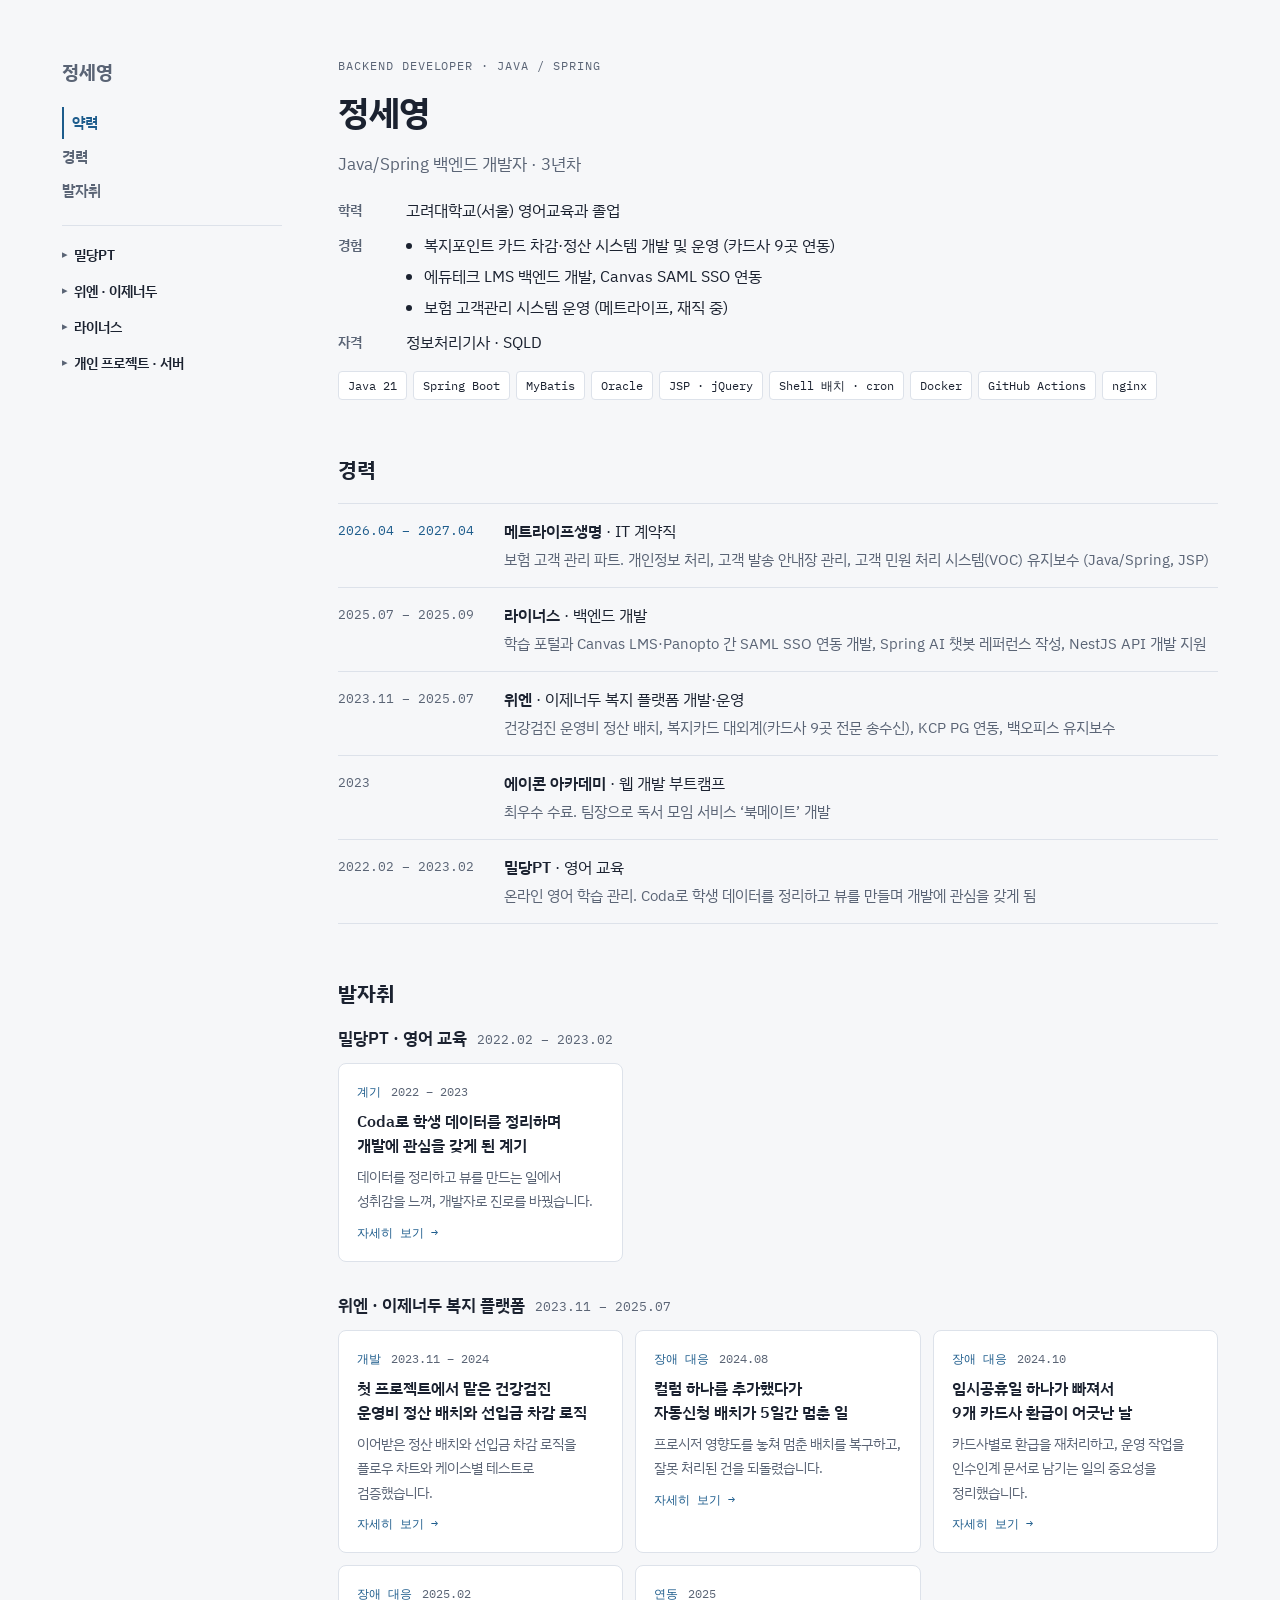
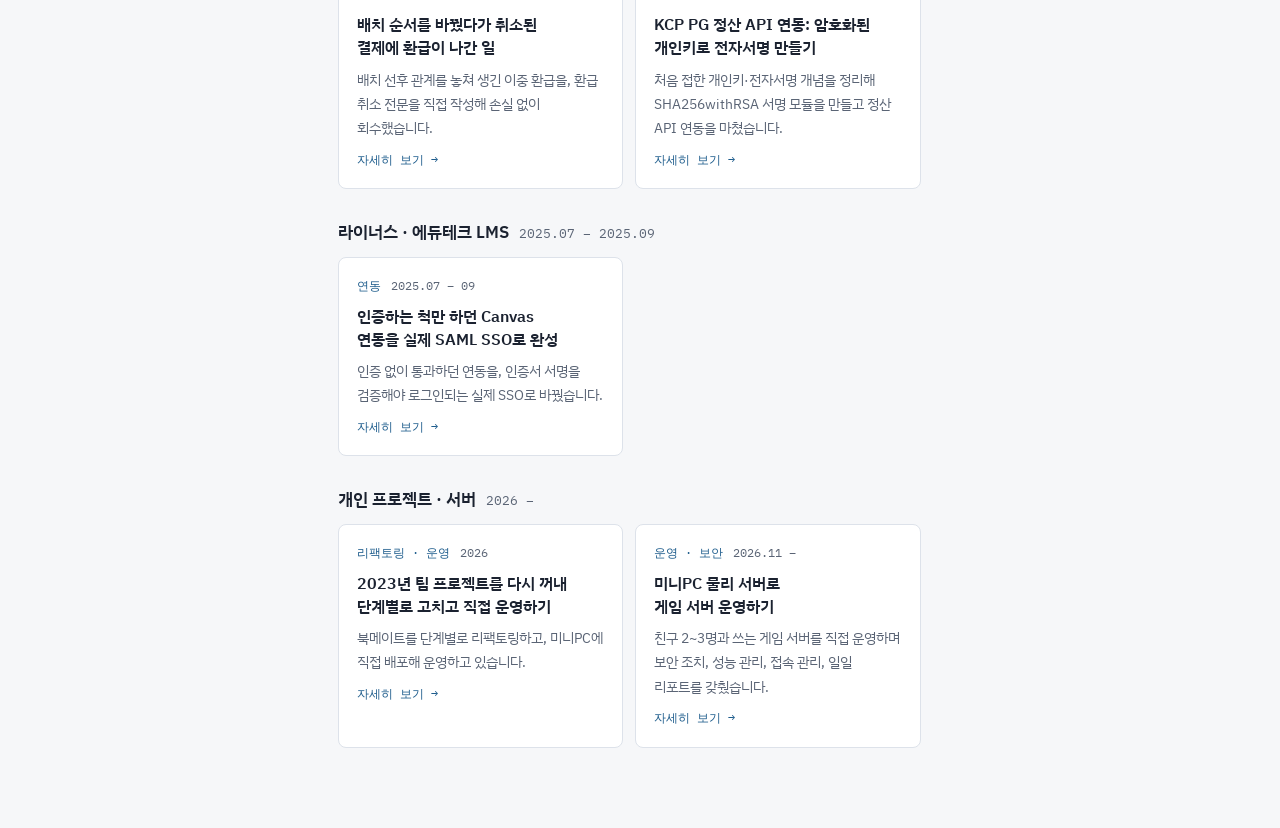
<file: index.html>
<!doctype html>
<html lang="ko">
<head>
<meta charset="utf-8">
<meta name="viewport" content="width=device-width, initial-scale=1, viewport-fit=cover">
<meta name="description" content="Java/Spring 백엔드 개발자 정세영의 포트폴리오. 금융 정산·카드사 대외계 운영, SAML SSO 연동, 북메이트 리팩토링.">
<title>정세영 개발 포트폴리오</title>
<link rel="preconnect" href="https://fonts.googleapis.com">
<link rel="preconnect" href="https://fonts.gstatic.com" crossorigin>
<link rel="stylesheet" href="https://fonts.googleapis.com/css2?family=IBM+Plex+Mono:wght@400;500&family=IBM+Plex+Sans+KR:wght@400;500;600;700&display=swap">
<link rel="stylesheet" href="styles.css?v=20261127d">
</head>
<body id="top">
<div class="layout">
<nav class="side" aria-label="페이지 목차">
  <a class="side-name" href="#top">정세영</a>
  <ul class="side-top">
    <li><a href="#profile">약력</a></li>
    <li><a href="#career">경력</a></li>
    <li><a href="#cases">발자취</a></li>
  </ul>
  <div class="side-cases">
    <details><summary>밀당PT</summary>
      <ul><li><a href="cases/mildang-coda.html">개발에 관심을 갖게 된 계기</a></li></ul></details>
    <details><summary>위엔 · 이제너두</summary>
      <ul>
        <li><a href="cases/health-settlement.html">건강검진 정산 배치</a></li>
        <li><a href="cases/welfare-batch-column.html">자동신청 배치 중단</a></li>
        <li><a href="cases/welfare-holiday.html">임시공휴일 환급 장애</a></li>
        <li><a href="cases/welfare-batch-order.html">배치 순서 이중 환급</a></li>
        <li><a href="cases/kcp-pg-signature.html">KCP PG 전자서명</a></li>
      </ul></details>
    <details><summary>라이너스</summary>
      <ul><li><a href="cases/linus-saml-sso.html">Canvas SAML SSO</a></li></ul></details>
    <details><summary>개인 프로젝트 · 서버</summary>
      <ul><li><a href="cases/bookmate-refactoring.html">북메이트 리팩토링</a></li><li><a href="cases/minipc-game-server.html">미니PC 게임 서버 운영</a></li></ul></details>
  </div>
</nav>

<div class="wrap">

  <header id="profile">
    <span class="label">Backend Developer · Java / Spring</span>
    <h1>정세영</h1>
    <p class="role">Java/Spring 백엔드 개발자 · 3년차</p>
    <dl class="profile">
      <dt>학력</dt>
      <dd>고려대학교(서울) 영어교육과 졸업</dd>
      <dt>경험</dt>
      <dd><ul>
        <li>복지포인트 카드 차감·정산 시스템 개발 및 운영 (카드사 9곳 연동)</li>
        <li>에듀테크 LMS 백엔드 개발, Canvas SAML SSO 연동</li>
        <li>보험 고객관리 시스템 운영 (메트라이프, 재직 중)</li>
      </ul></dd>
      <dt>자격</dt>
      <dd>정보처리기사 · SQLD</dd>
    </dl>
    <div class="stack" aria-label="주요 기술">
      <span class="chip">Java 21</span><span class="chip">Spring Boot</span><span class="chip">MyBatis</span><span class="chip">Oracle</span><span class="chip">JSP · jQuery</span><span class="chip">Shell 배치 · cron</span><span class="chip">Docker</span><span class="chip">GitHub Actions</span><span class="chip">nginx</span>
    </div>
  </header>

  <section id="career-sec" aria-labelledby="career">
    <h2 id="career">경력</h2>
    <div class="timeline">
      <div class="tl-row now">
        <div class="tl-when">2026.04 – 2027.04</div>
        <div class="tl-what"><strong>메트라이프생명</strong> · IT 계약직
          <p>보험 고객 관리 파트. 개인정보 처리, 고객 발송 안내장 관리, 고객 민원 처리 시스템(VOC) 유지보수 (Java/Spring, JSP)</p></div>
      </div>
      <div class="tl-row">
        <div class="tl-when">2025.07 – 2025.09</div>
        <div class="tl-what"><strong>라이너스</strong> · 백엔드 개발
          <p>학습 포털과 Canvas LMS·Panopto 간 SAML SSO 연동 개발, Spring AI 챗봇 레퍼런스 작성, NestJS API 개발 지원</p></div>
      </div>
      <div class="tl-row">
        <div class="tl-when">2023.11 – 2025.07</div>
        <div class="tl-what"><strong>위엔</strong> · 이제너두 복지 플랫폼 개발·운영
          <p>건강검진 운영비 정산 배치, 복지카드 대외계(카드사 9곳 전문 송수신), KCP PG 연동, 백오피스 유지보수</p></div>
      </div>
      <div class="tl-row">
        <div class="tl-when">2023</div>
        <div class="tl-what"><strong>에이콘 아카데미</strong> · 웹 개발 부트캠프
          <p>최우수 수료. 팀장으로 독서 모임 서비스 ‘북메이트’ 개발</p></div>
      </div>
      <div class="tl-row">
        <div class="tl-when">2022.02 – 2023.02</div>
        <div class="tl-what"><strong>밀당PT</strong> · 영어 교육
          <p>온라인 영어 학습 관리. Coda로 학생 데이터를 정리하고 뷰를 만들며 개발에 관심을 갖게 됨</p></div>
      </div>
    </div>
  </section>

  <section id="cases-sec" aria-labelledby="cases">
    <h2 id="cases">발자취</h2>
    <div class="groups">

      <div class="group" id="g-mildang">
        <div class="group-head"><h3>밀당PT · 영어 교육</h3><span>2022.02 – 2023.02</span></div>
        <div class="cards">
          <a class="card" href="cases/mildang-coda.html">
            <div class="card-meta"><span class="tag">계기</span><span>2022 – 2023</span></div>
            <strong>Coda로 학생 데이터를 정리하며 개발에 관심을 갖게 된 계기</strong>
            <p>데이터를 정리하고 뷰를 만드는 일에서 성취감을 느껴, 개발자로 진로를 바꿨습니다.</p>
            <span class="go">자세히 보기 →</span>
          </a>
        </div>
      </div>

      <div class="group" id="g-ween">
        <div class="group-head"><h3>위엔 · 이제너두 복지 플랫폼</h3><span>2023.11 – 2025.07</span></div>
        <div class="cards">
          <a class="card" href="cases/health-settlement.html">
            <div class="card-meta"><span class="tag">개발</span><span>2023.11 – 2024</span></div>
            <strong>첫 프로젝트에서 맡은 건강검진 운영비 정산 배치와 선입금 차감 로직</strong>
            <p>이어받은 정산 배치와 선입금 차감 로직을 플로우 차트와 케이스별 테스트로 검증했습니다.</p>
            <span class="go">자세히 보기 →</span>
          </a>
          <a class="card" href="cases/welfare-batch-column.html">
            <div class="card-meta"><span class="tag">장애 대응</span><span>2024.08</span></div>
            <strong>컬럼 하나를 추가했다가 자동신청 배치가 5일간 멈춘 일</strong>
            <p>프로시저 영향도를 놓쳐 멈춘 배치를 복구하고, 잘못 처리된 건을 되돌렸습니다.</p>
            <span class="go">자세히 보기 →</span>
          </a>
          <a class="card" href="cases/welfare-holiday.html">
            <div class="card-meta"><span class="tag">장애 대응</span><span>2024.10</span></div>
            <strong>임시공휴일 하나가 빠져서 9개 카드사 환급이 어긋난 날</strong>
            <p>카드사별로 환급을 재처리하고, 운영 작업을 인수인계 문서로 남기는 일의 중요성을 정리했습니다.</p>
            <span class="go">자세히 보기 →</span>
          </a>
          <a class="card" href="cases/welfare-batch-order.html">
            <div class="card-meta"><span class="tag">장애 대응</span><span>2025.02</span></div>
            <strong>배치 순서를 바꿨다가 취소된 결제에 환급이 나간 일</strong>
            <p>배치 선후 관계를 놓쳐 생긴 이중 환급을, 환급 취소 전문을 직접 작성해 손실 없이 회수했습니다.</p>
            <span class="go">자세히 보기 →</span>
          </a>
          <a class="card" href="cases/kcp-pg-signature.html">
            <div class="card-meta"><span class="tag">연동</span><span>2025</span></div>
            <strong>KCP PG 정산 API 연동: 암호화된 개인키로 전자서명 만들기</strong>
            <p>처음 접한 개인키·전자서명 개념을 정리해 SHA256withRSA 서명 모듈을 만들고 정산 API 연동을 마쳤습니다.</p>
            <span class="go">자세히 보기 →</span>
          </a>
        </div>
      </div>

      <div class="group" id="g-linus">
        <div class="group-head"><h3>라이너스 · 에듀테크 LMS</h3><span>2025.07 – 2025.09</span></div>
        <div class="cards">
          <a class="card" href="cases/linus-saml-sso.html">
            <div class="card-meta"><span class="tag">연동</span><span>2025.07 – 09</span></div>
            <strong>인증하는 척만 하던 Canvas 연동을 실제 SAML SSO로 완성</strong>
            <p>인증 없이 통과하던 연동을, 인증서 서명을 검증해야 로그인되는 실제 SSO로 바꿨습니다.</p>
            <span class="go">자세히 보기 →</span>
          </a>
        </div>
      </div>

      <div class="group" id="g-personal">
        <div class="group-head"><h3>개인 프로젝트 · 서버</h3><span>2026 –</span></div>
        <div class="cards">
          <a class="card" href="cases/bookmate-refactoring.html">
            <div class="card-meta"><span class="tag">리팩토링 · 운영</span><span>2026</span></div>
            <strong>2023년 팀 프로젝트를 다시 꺼내 단계별로 고치고 직접 운영하기</strong>
            <p>북메이트를 단계별로 리팩토링하고, 미니PC에 직접 배포해 운영하고 있습니다.</p>
            <span class="go">자세히 보기 →</span>
          </a>
          <a class="card" href="cases/minipc-game-server.html">
            <div class="card-meta"><span class="tag">운영 · 보안</span><span>2026.11 –</span></div>
            <strong>미니PC 물리 서버로 게임 서버 운영하기</strong>
            <p>친구 2~3명과 쓰는 게임 서버를 직접 운영하며 보안 조치, 성능 관리, 접속 관리, 일일 리포트를 갖췄습니다.</p>
            <span class="go">자세히 보기 →</span>
          </a>
        </div>
      </div>

    </div>
  </section>

  <!-- 운영 원칙 섹션: 문구 정리 전까지 숨김(별도 페이지로 분리 검토 중). 다시 보이려면 hidden 속성을 지운다. -->
  <section aria-labelledby="rules" hidden>
    <h2 id="rules">운영하며 정한 원칙</h2>
    <ol class="rules">
      <li>운영 데이터를 고치기 전에는 먼저 백업하고, 고치기 전과 후의 조회 결과를 요청 기록에 남긴다.<small>약 240만 건의 개인정보를 파기할 때도 삭제 전, 삭제, 삭제 후의 조회 결과를 모두 첨부했습니다.</small></li>
      <li>조회 조건을 쓰기 전에 컬럼의 데이터 타입부터 확인한다.<small>날짜처럼 보이지만 실제로는 문자열인 컬럼에 날짜 함수를 썼다가 지적받은 뒤로 생긴 습관입니다.</small></li>
      <li>잘못 나간 데이터는 배치를 처음부터 다시 돌리기보다, 이미 만든 파일을 고쳐서 보내는 편이 안전할 때가 많다.<small>배치를 다시 돌리면 그사이 새로 쌓인 데이터까지 섞여 들어갈 수 있기 때문입니다.</small></li>
      <li>배운 것은 그날 바로 기록한다.<small>업무별 매뉴얼과 일일 업무 기록을 꾸준히 남겨, 다음 담당자가 인수인계 자료로 쓸 수 있게 합니다.</small></li>
    </ol>
  </section>

</div>
</div>
<script>
(() => {
  const links = [...document.querySelectorAll(".side-top a")];
  const map = new Map(links.map(a => [a.getAttribute("href").slice(1), a]));
  const io = new IntersectionObserver(es => {
    es.forEach(e => { if (e.isIntersecting) { links.forEach(a => a.removeAttribute("aria-current")); map.get(e.target.dataset.nav)?.setAttribute("aria-current", "true"); } });
  }, { rootMargin: "-30% 0px -60% 0px" });
  ["profile", "career", "cases"].forEach(id => { const el = document.getElementById(id); if (el) { const t = el.closest("section") || el; t.dataset.nav = id; io.observe(t); } });
})();
</script>
</body>
</html>
</file>
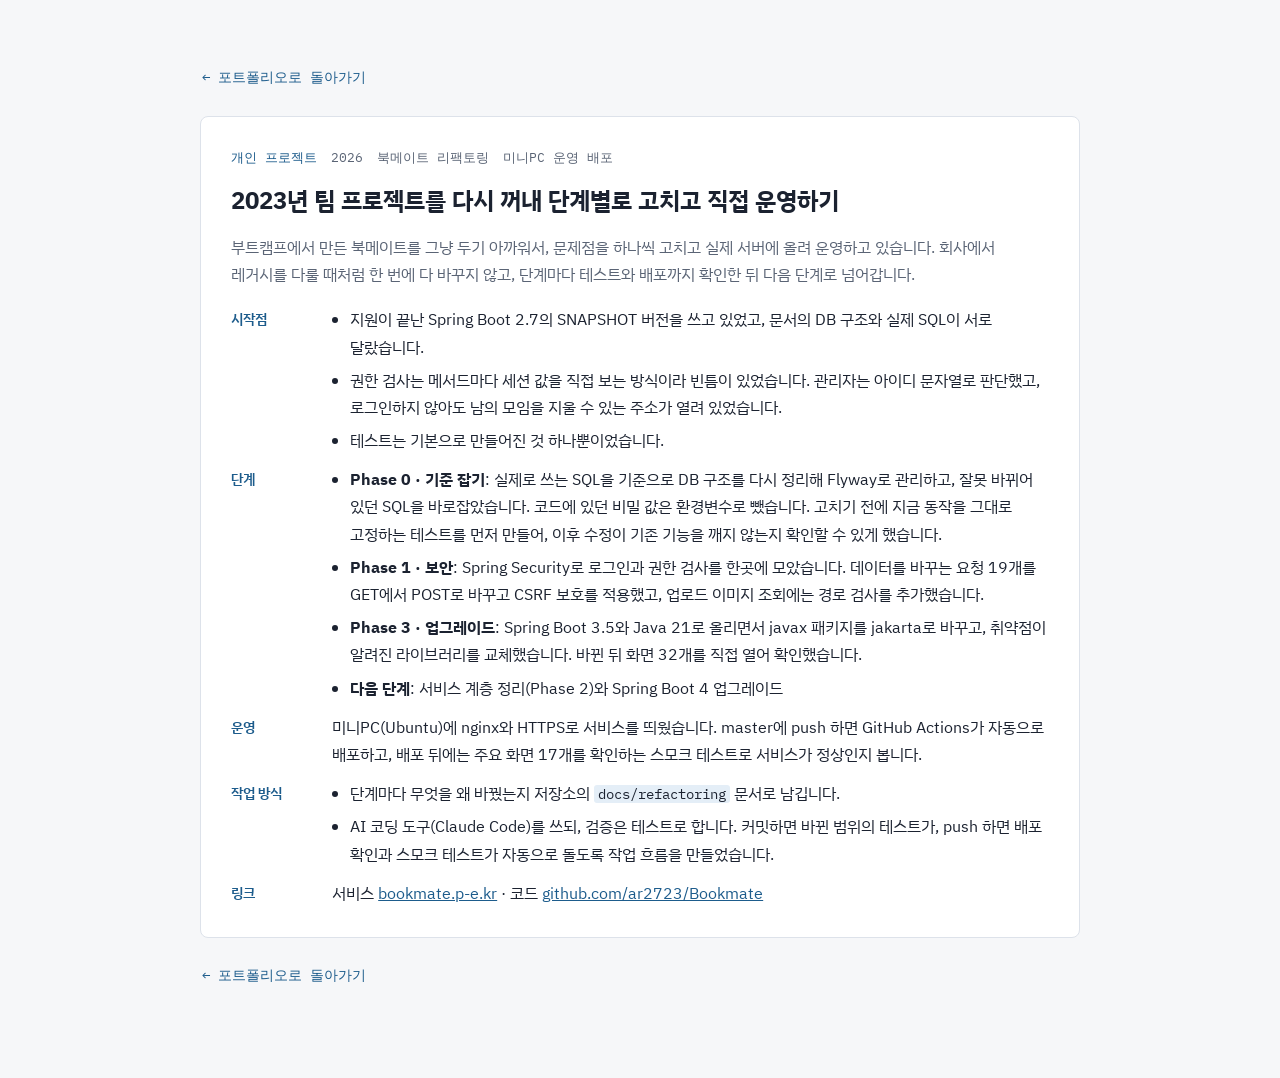
<file: cases/bookmate-refactoring.html>
<!doctype html>
<html lang="ko">
<head>
<meta charset="utf-8">
<meta name="viewport" content="width=device-width, initial-scale=1, viewport-fit=cover">
<title>2023년 팀 프로젝트를 다시 꺼내 단계별로 고치고 직접 운영하기 · 정세영</title>
<meta name="description" content="2023년 팀 프로젝트를 다시 꺼내 단계별로 고치고 직접 운영하기">
<link rel="preconnect" href="https://fonts.googleapis.com">
<link rel="preconnect" href="https://fonts.gstatic.com" crossorigin>
<link rel="stylesheet" href="https://fonts.googleapis.com/css2?family=IBM+Plex+Mono:wght@400;500&family=IBM+Plex+Sans+KR:wght@400;500;600;700&display=swap">
<link rel="stylesheet" href="../styles.css?v=20261127d">
</head>
<body class="case-page">
<div class="wrap">
  <a class="back" href="../index.html#cases">← 포트폴리오로 돌아가기</a>
    <article class="case">
      <div class="case-meta">
        <span class="tag">개인 프로젝트</span>
        <span>2026</span>
        <span>북메이트 리팩토링</span>
        <span>미니PC 운영 배포</span>
      </div>
      <div class="case-body">
        <h3>2023년 팀 프로젝트를 다시 꺼내 단계별로 고치고 직접 운영하기</h3>
        <p class="lead">부트캠프에서 만든 북메이트를 그냥 두기 아까워서, 문제점을 하나씩 고치고 실제 서버에 올려 운영하고 있습니다. 회사에서 레거시를 다룰 때처럼 한 번에 다 바꾸지 않고, 단계마다 테스트와 배포까지 확인한 뒤 다음 단계로 넘어갑니다.</p>
        <dl class="steps">
          <dt>시작점</dt>
          <dd><ul>
            <li>지원이 끝난 Spring Boot 2.7의 SNAPSHOT 버전을 쓰고 있었고, 문서의 DB 구조와 실제 SQL이 서로 달랐습니다.</li>
            <li>권한 검사는 메서드마다 세션 값을 직접 보는 방식이라 빈틈이 있었습니다. 관리자는 아이디 문자열로 판단했고, 로그인하지 않아도 남의 모임을 지울 수 있는 주소가 열려 있었습니다.</li>
            <li>테스트는 기본으로 만들어진 것 하나뿐이었습니다.</li>
          </ul></dd>
          <dt>단계</dt>
          <dd><ul>
            <li><strong>Phase 0 · 기준 잡기</strong>: 실제로 쓰는 SQL을 기준으로 DB 구조를 다시 정리해 Flyway로 관리하고, 잘못 바뀌어 있던 SQL을 바로잡았습니다. 코드에 있던 비밀 값은 환경변수로 뺐습니다. 고치기 전에 지금 동작을 그대로 고정하는 테스트를 먼저 만들어, 이후 수정이 기존 기능을 깨지 않는지 확인할 수 있게 했습니다.</li>
            <li><strong>Phase 1 · 보안</strong>: Spring Security로 로그인과 권한 검사를 한곳에 모았습니다. 데이터를 바꾸는 요청 19개를 GET에서 POST로 바꾸고 CSRF 보호를 적용했고, 업로드 이미지 조회에는 경로 검사를 추가했습니다.</li>
            <li><strong>Phase 3 · 업그레이드</strong>: Spring Boot 3.5와 Java 21로 올리면서 javax 패키지를 jakarta로 바꾸고, 취약점이 알려진 라이브러리를 교체했습니다. 바뀐 뒤 화면 32개를 직접 열어 확인했습니다.</li>
            <li><strong>다음 단계</strong>: 서비스 계층 정리(Phase 2)와 Spring Boot 4 업그레이드</li>
          </ul></dd>
          <dt>운영</dt>
          <dd>미니PC(Ubuntu)에 nginx와 HTTPS로 서비스를 띄웠습니다. master에 push 하면 GitHub Actions가 자동으로 배포하고, 배포 뒤에는 주요 화면 17개를 확인하는 스모크 테스트로 서비스가 정상인지 봅니다.</dd>
          <dt>작업 방식</dt>
          <dd><ul>
            <li>단계마다 무엇을 왜 바꿨는지 저장소의 <code>docs/refactoring</code> 문서로 남깁니다.</li>
            <li>AI 코딩 도구(Claude Code)를 쓰되, 검증은 테스트로 합니다. 커밋하면 바뀐 범위의 테스트가, push 하면 배포 확인과 스모크 테스트가 자동으로 돌도록 작업 흐름을 만들었습니다.</li>
          </ul></dd>
          <dt>링크</dt>
          <dd>서비스 <a href="https://bookmate.p-e.kr">bookmate.p-e.kr</a> · 코드 <a href="https://github.com/ar2723/Bookmate">github.com/ar2723/Bookmate</a></dd>
        </dl>
      </div>
    </article>
  <a class="back" href="../index.html#cases">← 포트폴리오로 돌아가기</a>
</div>
</body>
</html>
</file>
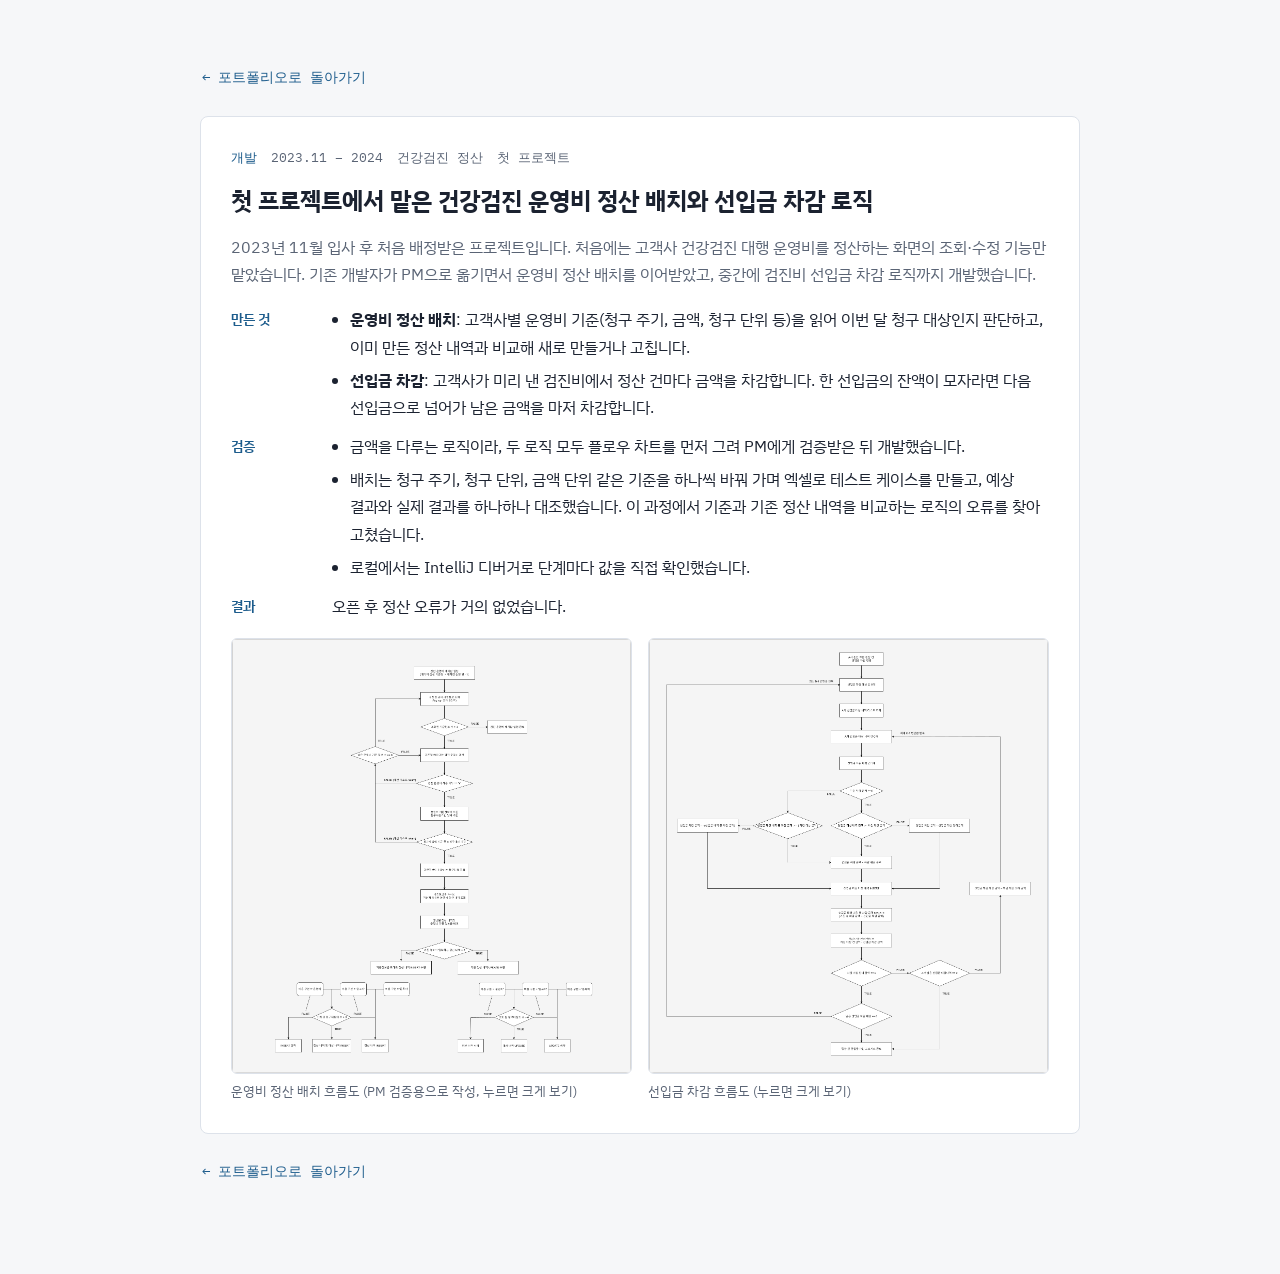
<file: cases/health-settlement.html>
<!doctype html>
<html lang="ko">
<head>
<meta charset="utf-8">
<meta name="viewport" content="width=device-width, initial-scale=1, viewport-fit=cover">
<title>첫 프로젝트에서 맡은 건강검진 운영비 정산 배치와 선입금 차감 로직 · 정세영</title>
<meta name="description" content="첫 프로젝트에서 맡은 건강검진 운영비 정산 배치와 선입금 차감 로직">
<link rel="preconnect" href="https://fonts.googleapis.com">
<link rel="preconnect" href="https://fonts.gstatic.com" crossorigin>
<link rel="stylesheet" href="https://fonts.googleapis.com/css2?family=IBM+Plex+Mono:wght@400;500&family=IBM+Plex+Sans+KR:wght@400;500;600;700&display=swap">
<link rel="stylesheet" href="../styles.css?v=20261127d">
</head>
<body class="case-page">
<div class="wrap">
  <a class="back" href="../index.html#cases">← 포트폴리오로 돌아가기</a>
    <article class="case">
      <div class="case-meta">
        <span class="tag">개발</span>
        <span>2023.11 – 2024</span>
        <span>건강검진 정산</span>
        <span>첫 프로젝트</span>
      </div>
      <div class="case-body">
        <h3>첫 프로젝트에서 맡은 건강검진 운영비 정산 배치와 선입금 차감 로직</h3>
        <p class="lead">2023년 11월 입사 후 처음 배정받은 프로젝트입니다. 처음에는 고객사 건강검진 대행 운영비를 정산하는 화면의 조회·수정 기능만 맡았습니다. 기존 개발자가 PM으로 옮기면서 운영비 정산 배치를 이어받았고, 중간에 검진비 선입금 차감 로직까지 개발했습니다.</p>
        <dl class="steps">
          <dt>만든 것</dt>
          <dd><ul>
            <li><strong>운영비 정산 배치</strong>: 고객사별 운영비 기준(청구 주기, 금액, 청구 단위 등)을 읽어 이번 달 청구 대상인지 판단하고, 이미 만든 정산 내역과 비교해 새로 만들거나 고칩니다.</li>
            <li><strong>선입금 차감</strong>: 고객사가 미리 낸 검진비에서 정산 건마다 금액을 차감합니다. 한 선입금의 잔액이 모자라면 다음 선입금으로 넘어가 남은 금액을 마저 차감합니다.</li>
          </ul></dd>
          <dt>검증</dt>
          <dd><ul>
            <li>금액을 다루는 로직이라, 두 로직 모두 플로우 차트를 먼저 그려 PM에게 검증받은 뒤 개발했습니다.</li>
            <li>배치는 청구 주기, 청구 단위, 금액 단위 같은 기준을 하나씩 바꿔 가며 엑셀로 테스트 케이스를 만들고, 예상 결과와 실제 결과를 하나하나 대조했습니다. 이 과정에서 기준과 기존 정산 내역을 비교하는 로직의 오류를 찾아 고쳤습니다.</li>
            <li>로컬에서는 IntelliJ 디버거로 단계마다 값을 직접 확인했습니다.</li>
          </ul></dd>
          <dt>결과</dt>
          <dd>오픈 후 정산 오류가 거의 없었습니다.</dd>
        </dl>
        <div class="flows">
          <figure>
            <a href="../images/opex-batch.png" target="_blank" rel="noopener"><img src="../images/opex-batch.png" alt="운영비 정산 배치 흐름도: 기준정보 조회, 청구 대상 기간 계산, 기존 정산 내역과 비교 후 INSERT 또는 UPDATE" loading="lazy" width="1545" height="1681"></a>
            <figcaption>운영비 정산 배치 흐름도 (PM 검증용으로 작성, 누르면 크게 보기)</figcaption>
          </figure>
          <figure>
            <a href="../images/prepay.png" target="_blank" rel="noopener"><img src="../images/prepay.png" alt="선입금 차감 흐름도: 정산 건마다 선입금 잔액에서 차감하고, 부족하면 다음 선입금으로 넘어가 반복" loading="lazy" width="1545" height="1681"></a>
            <figcaption>선입금 차감 흐름도 (누르면 크게 보기)</figcaption>
          </figure>
        </div>
      </div>
    </article>
  <a class="back" href="../index.html#cases">← 포트폴리오로 돌아가기</a>
</div>
</body>
</html>
</file>
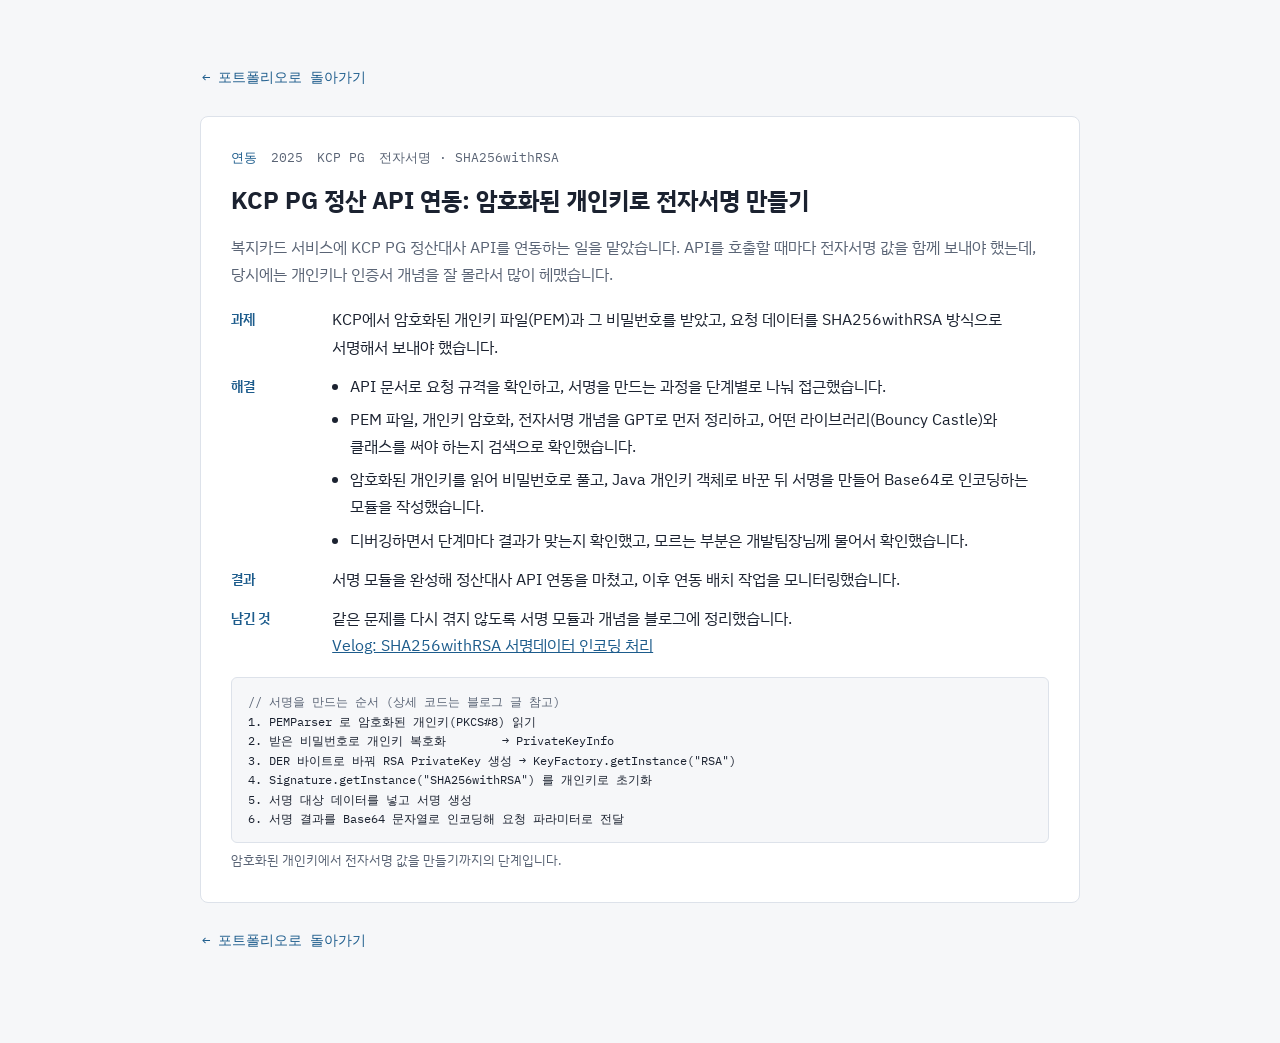
<file: cases/kcp-pg-signature.html>
<!doctype html>
<html lang="ko">
<head>
<meta charset="utf-8">
<meta name="viewport" content="width=device-width, initial-scale=1, viewport-fit=cover">
<title>KCP PG 정산 API 연동: 암호화된 개인키로 전자서명 만들기 · 정세영</title>
<meta name="description" content="KCP PG 정산 API 연동: 암호화된 개인키로 전자서명 만들기">
<link rel="preconnect" href="https://fonts.googleapis.com">
<link rel="preconnect" href="https://fonts.gstatic.com" crossorigin>
<link rel="stylesheet" href="https://fonts.googleapis.com/css2?family=IBM+Plex+Mono:wght@400;500&family=IBM+Plex+Sans+KR:wght@400;500;600;700&display=swap">
<link rel="stylesheet" href="../styles.css?v=20261127d">
</head>
<body class="case-page">
<div class="wrap">
  <a class="back" href="../index.html#cases">← 포트폴리오로 돌아가기</a>
    <article class="case">
      <div class="case-meta">
        <span class="tag">연동</span>
        <span>2025</span>
        <span>KCP PG</span>
        <span>전자서명 · SHA256withRSA</span>
      </div>
      <div class="case-body">
        <h3>KCP PG 정산 API 연동: 암호화된 개인키로 전자서명 만들기</h3>
        <p class="lead">복지카드 서비스에 KCP PG 정산대사 API를 연동하는 일을 맡았습니다. API를 호출할 때마다 전자서명 값을 함께 보내야 했는데, 당시에는 개인키나 인증서 개념을 잘 몰라서 많이 헤맸습니다.</p>
        <dl class="steps">
          <dt>과제</dt>
          <dd>KCP에서 암호화된 개인키 파일(PEM)과 그 비밀번호를 받았고, 요청 데이터를 SHA256withRSA 방식으로 서명해서 보내야 했습니다.</dd>
          <dt>해결</dt>
          <dd><ul>
            <li>API 문서로 요청 규격을 확인하고, 서명을 만드는 과정을 단계별로 나눠 접근했습니다.</li>
            <li>PEM 파일, 개인키 암호화, 전자서명 개념을 GPT로 먼저 정리하고, 어떤 라이브러리(Bouncy Castle)와 클래스를 써야 하는지 검색으로 확인했습니다.</li>
            <li>암호화된 개인키를 읽어 비밀번호로 풀고, Java 개인키 객체로 바꾼 뒤 서명을 만들어 Base64로 인코딩하는 모듈을 작성했습니다.</li>
            <li>디버깅하면서 단계마다 결과가 맞는지 확인했고, 모르는 부분은 개발팀장님께 물어서 확인했습니다.</li>
          </ul></dd>
          <dt>결과</dt>
          <dd>서명 모듈을 완성해 정산대사 API 연동을 마쳤고, 이후 연동 배치 작업을 모니터링했습니다.</dd>
          <dt>남긴 것</dt>
          <dd>같은 문제를 다시 겪지 않도록 서명 모듈과 개념을 블로그에 정리했습니다.<br><a href="https://velog.io/@ar2723/Java-SHA256withRSA-%EC%84%9C%EB%AA%85%EB%8D%B0%EC%9D%B4%ED%84%B0-%EC%9D%B8%EC%BD%94%EB%94%A9-%EC%B2%98%EB%A6%AC" target="_blank" rel="noopener">Velog: SHA256withRSA 서명데이터 인코딩 처리</a></dd>
        </dl>
        <figure class="xml">
<pre class="code"><code><span class="c">// 서명을 만드는 순서 (상세 코드는 블로그 글 참고)</span>
1. PEMParser 로 암호화된 개인키(PKCS#8) 읽기
2. 받은 비밀번호로 개인키 복호화        → PrivateKeyInfo
3. DER 바이트로 바꿔 RSA PrivateKey 생성 → KeyFactory.getInstance("RSA")
4. Signature.getInstance("SHA256withRSA") 를 개인키로 초기화
5. 서명 대상 데이터를 넣고 서명 생성
6. 서명 결과를 Base64 문자열로 인코딩해 요청 파라미터로 전달</code></pre>
          <figcaption>암호화된 개인키에서 전자서명 값을 만들기까지의 단계입니다.</figcaption>
        </figure>
      </div>
    </article>
  <a class="back" href="../index.html#cases">← 포트폴리오로 돌아가기</a>
</div>
</body>
</html>
</file>
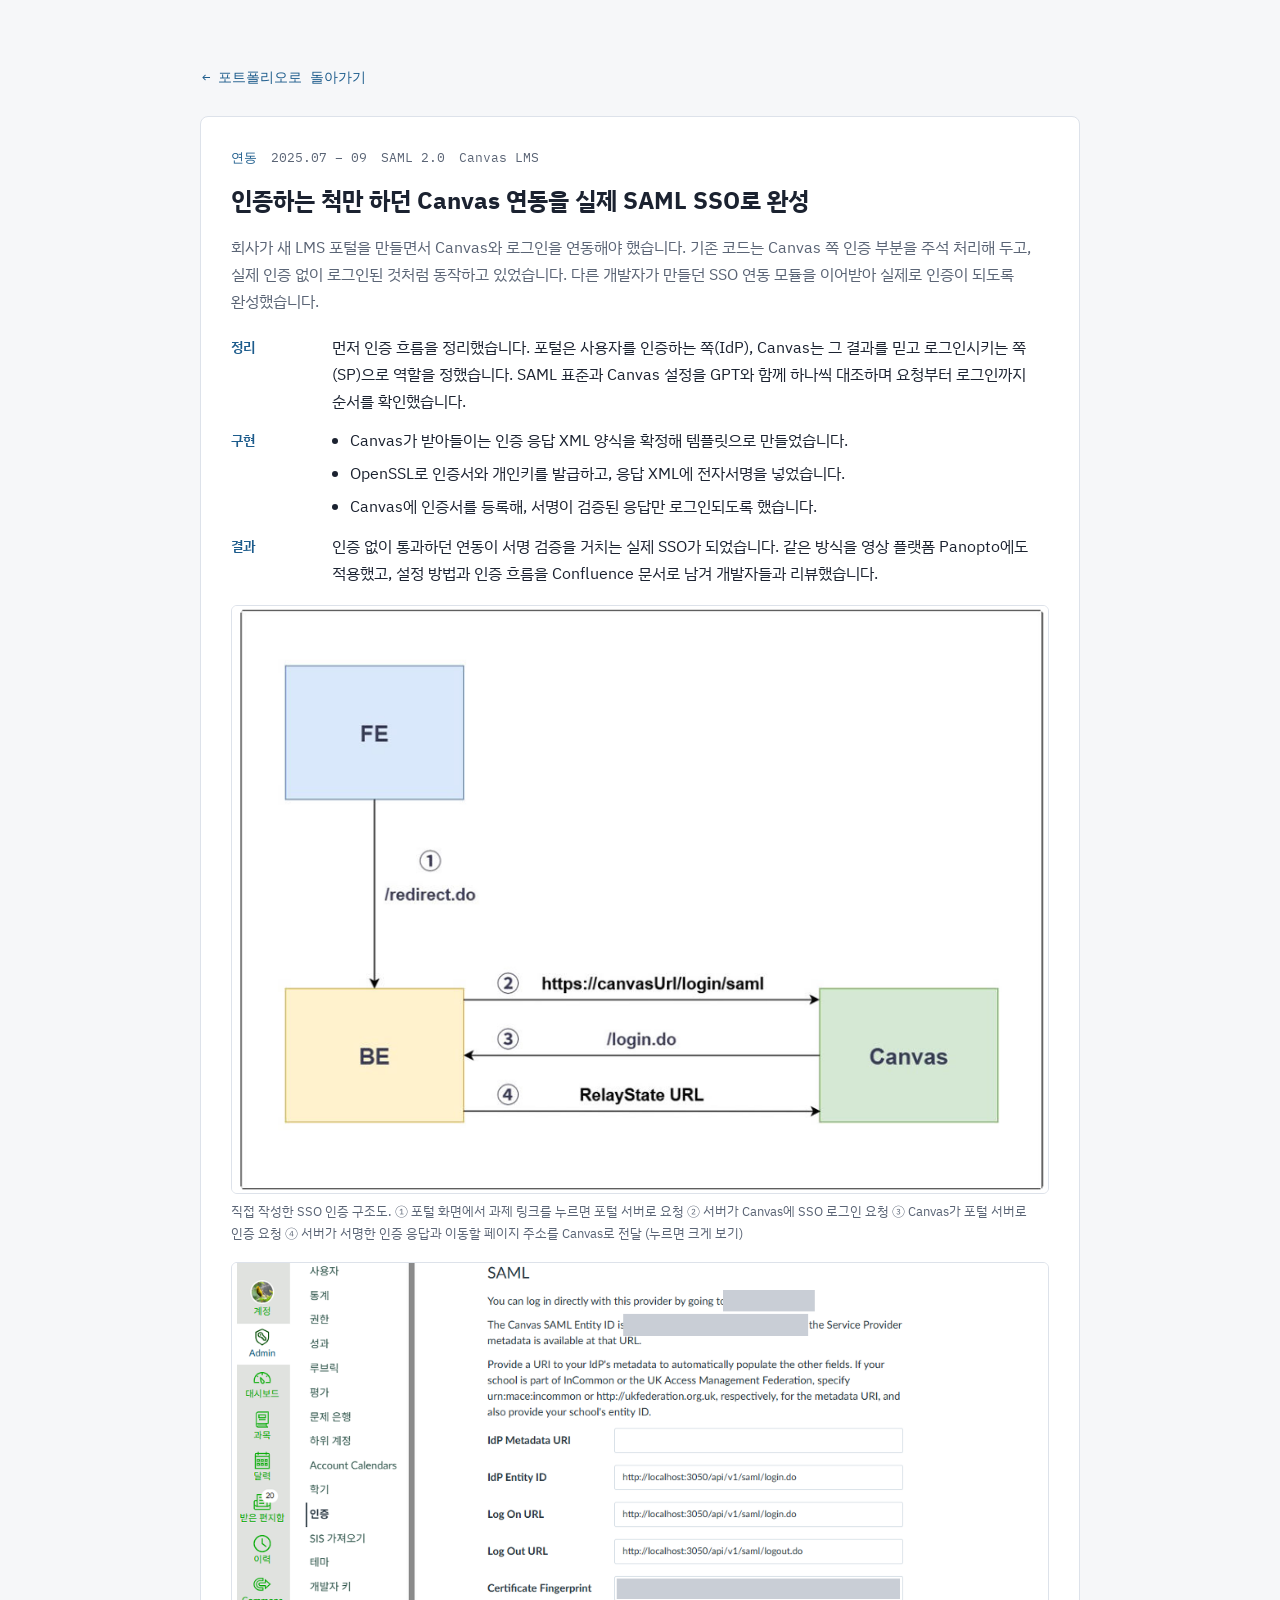
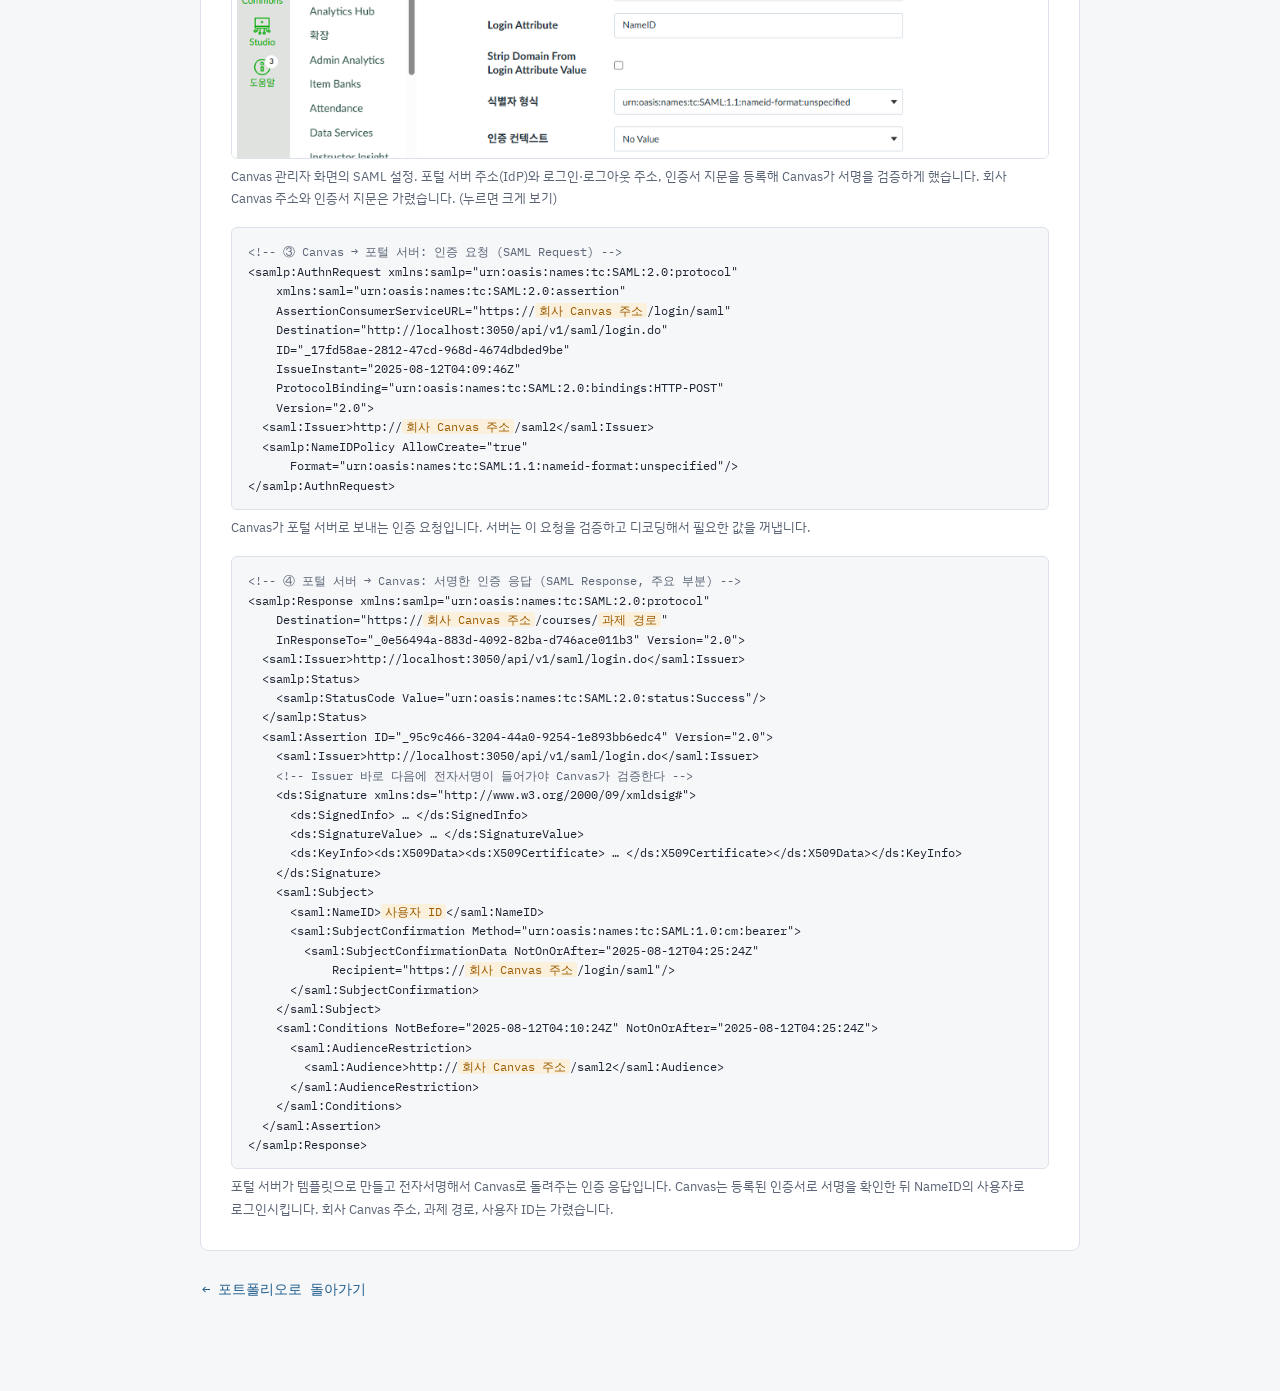
<file: cases/linus-saml-sso.html>
<!doctype html>
<html lang="ko">
<head>
<meta charset="utf-8">
<meta name="viewport" content="width=device-width, initial-scale=1, viewport-fit=cover">
<title>인증하는 척만 하던 Canvas 연동을 실제 SAML SSO로 완성 · 정세영</title>
<meta name="description" content="인증하는 척만 하던 Canvas 연동을 실제 SAML SSO로 완성">
<link rel="preconnect" href="https://fonts.googleapis.com">
<link rel="preconnect" href="https://fonts.gstatic.com" crossorigin>
<link rel="stylesheet" href="https://fonts.googleapis.com/css2?family=IBM+Plex+Mono:wght@400;500&family=IBM+Plex+Sans+KR:wght@400;500;600;700&display=swap">
<link rel="stylesheet" href="../styles.css?v=20261127d">
</head>
<body class="case-page">
<div class="wrap">
  <a class="back" href="../index.html#cases">← 포트폴리오로 돌아가기</a>
    <article class="case">
      <div class="case-meta">
        <span class="tag">연동</span>
        <span>2025.07 – 09</span>
        <span>SAML 2.0</span>
        <span>Canvas LMS</span>
      </div>
      <div class="case-body">
        <h3>인증하는 척만 하던 Canvas 연동을 실제 SAML SSO로 완성</h3>
        <p class="lead">회사가 새 LMS 포털을 만들면서 Canvas와 로그인을 연동해야 했습니다. 기존 코드는 Canvas 쪽 인증 부분을 주석 처리해 두고, 실제 인증 없이 로그인된 것처럼 동작하고 있었습니다. 다른 개발자가 만들던 SSO 연동 모듈을 이어받아 실제로 인증이 되도록 완성했습니다.</p>
        <dl class="steps">
          <dt>정리</dt>
          <dd>먼저 인증 흐름을 정리했습니다. 포털은 사용자를 인증하는 쪽(IdP), Canvas는 그 결과를 믿고 로그인시키는 쪽(SP)으로 역할을 정했습니다. SAML 표준과 Canvas 설정을 GPT와 함께 하나씩 대조하며 요청부터 로그인까지 순서를 확인했습니다.</dd>
          <dt>구현</dt>
          <dd><ul>
            <li>Canvas가 받아들이는 인증 응답 XML 양식을 확정해 템플릿으로 만들었습니다.</li>
            <li>OpenSSL로 인증서와 개인키를 발급하고, 응답 XML에 전자서명을 넣었습니다.</li>
            <li>Canvas에 인증서를 등록해, 서명이 검증된 응답만 로그인되도록 했습니다.</li>
          </ul></dd>
          <dt>결과</dt>
          <dd>인증 없이 통과하던 연동이 서명 검증을 거치는 실제 SSO가 되었습니다. 같은 방식을 영상 플랫폼 Panopto에도 적용했고, 설정 방법과 인증 흐름을 Confluence 문서로 남겨 개발자들과 리뷰했습니다.</dd>
        </dl>
        <figure class="shot">
          <a href="../images/sso-flow.png" target="_blank" rel="noopener"><img src="../images/sso-flow.png" alt="SSO 인증 구조도: FE에서 BE로 redirect 요청, BE가 Canvas에 SAML 로그인 요청, Canvas가 BE로 인증 요청, BE가 서명한 응답과 RelayState URL을 Canvas로 전달" loading="lazy" width="865" height="622"></a>
          <figcaption>직접 작성한 SSO 인증 구조도. ① 포털 화면에서 과제 링크를 누르면 포털 서버로 요청 ② 서버가 Canvas에 SSO 로그인 요청 ③ Canvas가 포털 서버로 인증 요청 ④ 서버가 서명한 인증 응답과 이동할 페이지 주소를 Canvas로 전달 (누르면 크게 보기)</figcaption>
        </figure>
        <figure class="shot">
          <a href="../images/canvas-saml-settings.png" target="_blank" rel="noopener"><img src="../images/canvas-saml-settings.png" alt="Canvas 관리자 인증 설정 화면: IdP Entity ID, Log On URL, Log Out URL, 인증서 지문, Login Attribute 항목. 회사 Canvas 주소와 인증서 지문은 가림" loading="lazy" width="997" height="604"></a>
          <figcaption>Canvas 관리자 화면의 SAML 설정. 포털 서버 주소(IdP)와 로그인·로그아웃 주소, 인증서 지문을 등록해 Canvas가 서명을 검증하게 했습니다. 회사 Canvas 주소와 인증서 지문은 가렸습니다. (누르면 크게 보기)</figcaption>
        </figure>
        <figure class="xml">
<pre class="code"><code><span class="c">&lt;!-- ③ Canvas → 포털 서버: 인증 요청 (SAML Request) --&gt;</span>
&lt;samlp:AuthnRequest xmlns:samlp="urn:oasis:names:tc:SAML:2.0:protocol"
    xmlns:saml="urn:oasis:names:tc:SAML:2.0:assertion"
    AssertionConsumerServiceURL="https://<span class="mask">회사 Canvas 주소</span>/login/saml"
    Destination="http://localhost:3050/api/v1/saml/login.do"
    ID="_17fd58ae-2812-47cd-968d-4674dbded9be"
    IssueInstant="2025-08-12T04:09:46Z"
    ProtocolBinding="urn:oasis:names:tc:SAML:2.0:bindings:HTTP-POST"
    Version="2.0"&gt;
  &lt;saml:Issuer&gt;http://<span class="mask">회사 Canvas 주소</span>/saml2&lt;/saml:Issuer&gt;
  &lt;samlp:NameIDPolicy AllowCreate="true"
      Format="urn:oasis:names:tc:SAML:1.1:nameid-format:unspecified"/&gt;
&lt;/samlp:AuthnRequest&gt;</code></pre>
          <figcaption>Canvas가 포털 서버로 보내는 인증 요청입니다. 서버는 이 요청을 검증하고 디코딩해서 필요한 값을 꺼냅니다.</figcaption>
        </figure>
        <figure class="xml">
<pre class="code"><code><span class="c">&lt;!-- ④ 포털 서버 → Canvas: 서명한 인증 응답 (SAML Response, 주요 부분) --&gt;</span>
&lt;samlp:Response xmlns:samlp="urn:oasis:names:tc:SAML:2.0:protocol"
    Destination="https://<span class="mask">회사 Canvas 주소</span>/courses/<span class="mask">과제 경로</span>"
    InResponseTo="_0e56494a-883d-4092-82ba-d746ace011b3" Version="2.0"&gt;
  &lt;saml:Issuer&gt;http://localhost:3050/api/v1/saml/login.do&lt;/saml:Issuer&gt;
  &lt;samlp:Status&gt;
    &lt;samlp:StatusCode Value="urn:oasis:names:tc:SAML:2.0:status:Success"/&gt;
  &lt;/samlp:Status&gt;
  &lt;saml:Assertion ID="_95c9c466-3204-44a0-9254-1e893bb6edc4" Version="2.0"&gt;
    &lt;saml:Issuer&gt;http://localhost:3050/api/v1/saml/login.do&lt;/saml:Issuer&gt;
    <span class="c">&lt;!-- Issuer 바로 다음에 전자서명이 들어가야 Canvas가 검증한다 --&gt;</span>
    &lt;ds:Signature xmlns:ds="http://www.w3.org/2000/09/xmldsig#"&gt;
      &lt;ds:SignedInfo&gt; … &lt;/ds:SignedInfo&gt;
      &lt;ds:SignatureValue&gt; … &lt;/ds:SignatureValue&gt;
      &lt;ds:KeyInfo&gt;&lt;ds:X509Data&gt;&lt;ds:X509Certificate&gt; … &lt;/ds:X509Certificate&gt;&lt;/ds:X509Data&gt;&lt;/ds:KeyInfo&gt;
    &lt;/ds:Signature&gt;
    &lt;saml:Subject&gt;
      &lt;saml:NameID&gt;<span class="mask">사용자 ID</span>&lt;/saml:NameID&gt;
      &lt;saml:SubjectConfirmation Method="urn:oasis:names:tc:SAML:1.0:cm:bearer"&gt;
        &lt;saml:SubjectConfirmationData NotOnOrAfter="2025-08-12T04:25:24Z"
            Recipient="https://<span class="mask">회사 Canvas 주소</span>/login/saml"/&gt;
      &lt;/saml:SubjectConfirmation&gt;
    &lt;/saml:Subject&gt;
    &lt;saml:Conditions NotBefore="2025-08-12T04:10:24Z" NotOnOrAfter="2025-08-12T04:25:24Z"&gt;
      &lt;saml:AudienceRestriction&gt;
        &lt;saml:Audience&gt;http://<span class="mask">회사 Canvas 주소</span>/saml2&lt;/saml:Audience&gt;
      &lt;/saml:AudienceRestriction&gt;
    &lt;/saml:Conditions&gt;
  &lt;/saml:Assertion&gt;
&lt;/samlp:Response&gt;</code></pre>
          <figcaption>포털 서버가 템플릿으로 만들고 전자서명해서 Canvas로 돌려주는 인증 응답입니다. Canvas는 등록된 인증서로 서명을 확인한 뒤 NameID의 사용자로 로그인시킵니다. 회사 Canvas 주소, 과제 경로, 사용자 ID는 가렸습니다.</figcaption>
        </figure>
      </div>
    </article>
  <a class="back" href="../index.html#cases">← 포트폴리오로 돌아가기</a>
</div>
</body>
</html>
</file>
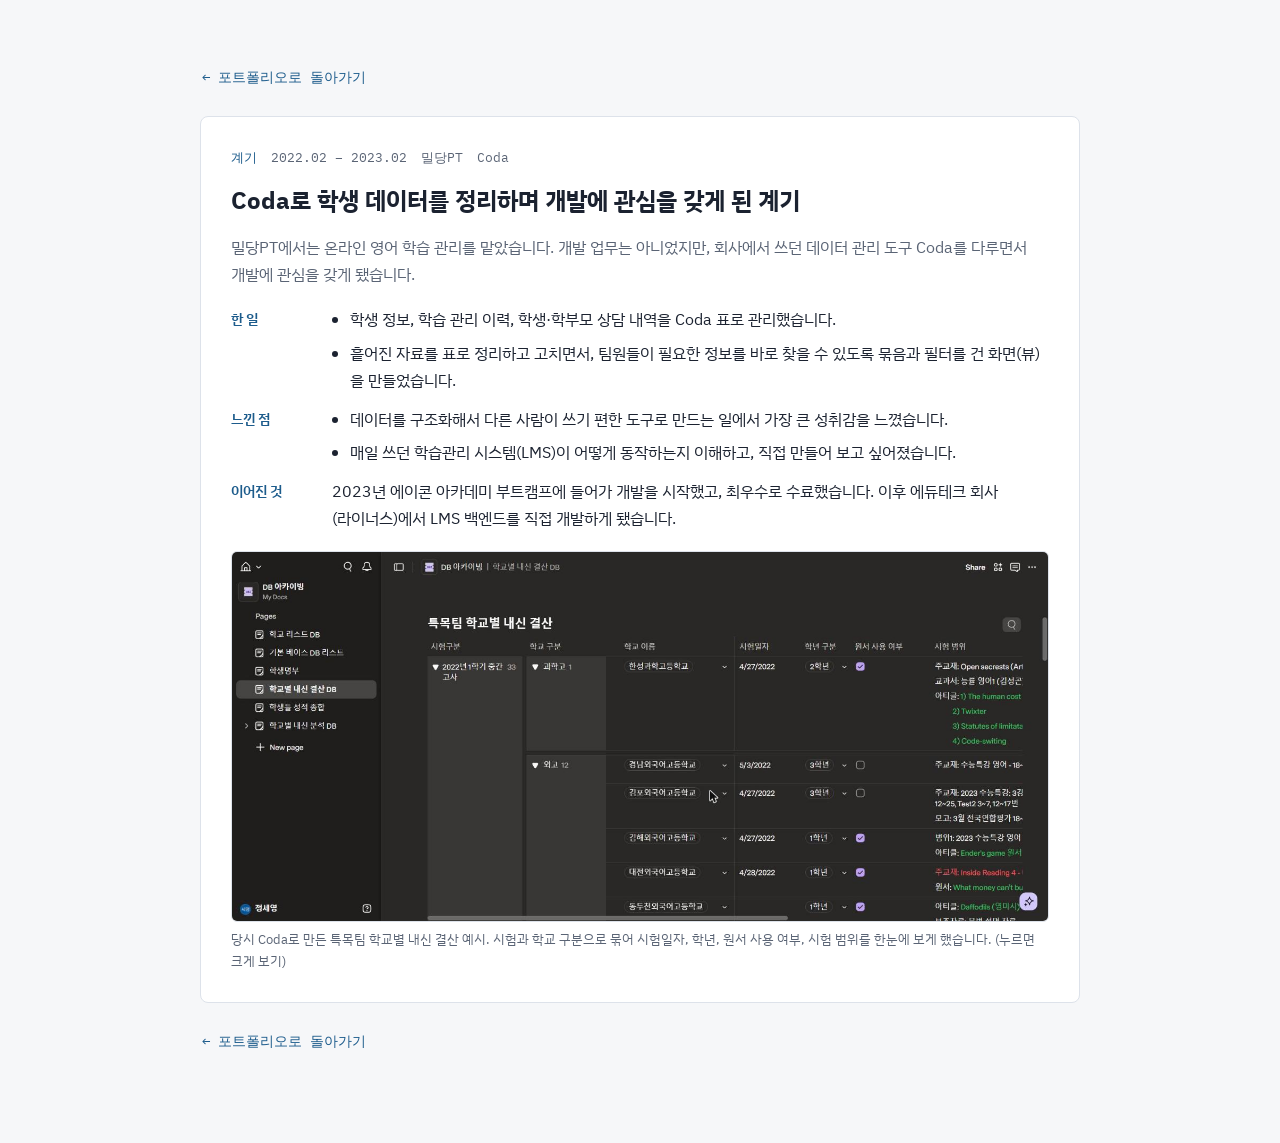
<file: cases/mildang-coda.html>
<!doctype html>
<html lang="ko">
<head>
<meta charset="utf-8">
<meta name="viewport" content="width=device-width, initial-scale=1, viewport-fit=cover">
<title>Coda로 학생 데이터를 정리하며 개발에 관심을 갖게 된 계기 · 정세영</title>
<meta name="description" content="Coda로 학생 데이터를 정리하며 개발에 관심을 갖게 된 계기">
<link rel="preconnect" href="https://fonts.googleapis.com">
<link rel="preconnect" href="https://fonts.gstatic.com" crossorigin>
<link rel="stylesheet" href="https://fonts.googleapis.com/css2?family=IBM+Plex+Mono:wght@400;500&family=IBM+Plex+Sans+KR:wght@400;500;600;700&display=swap">
<link rel="stylesheet" href="../styles.css?v=20261127d">
</head>
<body class="case-page">
<div class="wrap">
  <a class="back" href="../index.html#cases">← 포트폴리오로 돌아가기</a>
    <article class="case">
      <div class="case-meta">
        <span class="tag">계기</span>
        <span>2022.02 – 2023.02</span>
        <span>밀당PT</span>
        <span>Coda</span>
      </div>
      <div class="case-body">
        <h3>Coda로 학생 데이터를 정리하며 개발에 관심을 갖게 된 계기</h3>
        <p class="lead">밀당PT에서는 온라인 영어 학습 관리를 맡았습니다. 개발 업무는 아니었지만, 회사에서 쓰던 데이터 관리 도구 Coda를 다루면서 개발에 관심을 갖게 됐습니다.</p>
        <dl class="steps">
          <dt>한 일</dt>
          <dd><ul>
            <li>학생 정보, 학습 관리 이력, 학생·학부모 상담 내역을 Coda 표로 관리했습니다.</li>
            <li>흩어진 자료를 표로 정리하고 고치면서, 팀원들이 필요한 정보를 바로 찾을 수 있도록 묶음과 필터를 건 화면(뷰)을 만들었습니다.</li>
          </ul></dd>
          <dt>느낀 점</dt>
          <dd><ul>
            <li>데이터를 구조화해서 다른 사람이 쓰기 편한 도구로 만드는 일에서 가장 큰 성취감을 느꼈습니다.</li>
            <li>매일 쓰던 학습관리 시스템(LMS)이 어떻게 동작하는지 이해하고, 직접 만들어 보고 싶어졌습니다.</li>
          </ul></dd>
          <dt>이어진 것</dt>
          <dd>2023년 에이콘 아카데미 부트캠프에 들어가 개발을 시작했고, 최우수로 수료했습니다. 이후 에듀테크 회사(라이너스)에서 LMS 백엔드를 직접 개발하게 됐습니다.</dd>
        </dl>
        <figure class="shot">
          <a href="../images/coda-exam-summary.jpg" target="_blank" rel="noopener"><img src="../images/coda-exam-summary.jpg" alt="Coda로 만든 특목팀 학교별 내신 결산 화면: 시험 구분과 학교 구분으로 묶어 시험일자, 학년, 원서 사용 여부, 시험 범위를 정리한 표" loading="lazy" width="1536" height="695"></a>
          <figcaption>당시 Coda로 만든 특목팀 학교별 내신 결산 예시. 시험과 학교 구분으로 묶어 시험일자, 학년, 원서 사용 여부, 시험 범위를 한눈에 보게 했습니다. (누르면 크게 보기)</figcaption>
        </figure>
      </div>
    </article>
  <a class="back" href="../index.html#cases">← 포트폴리오로 돌아가기</a>
</div>
</body>
</html>
</file>
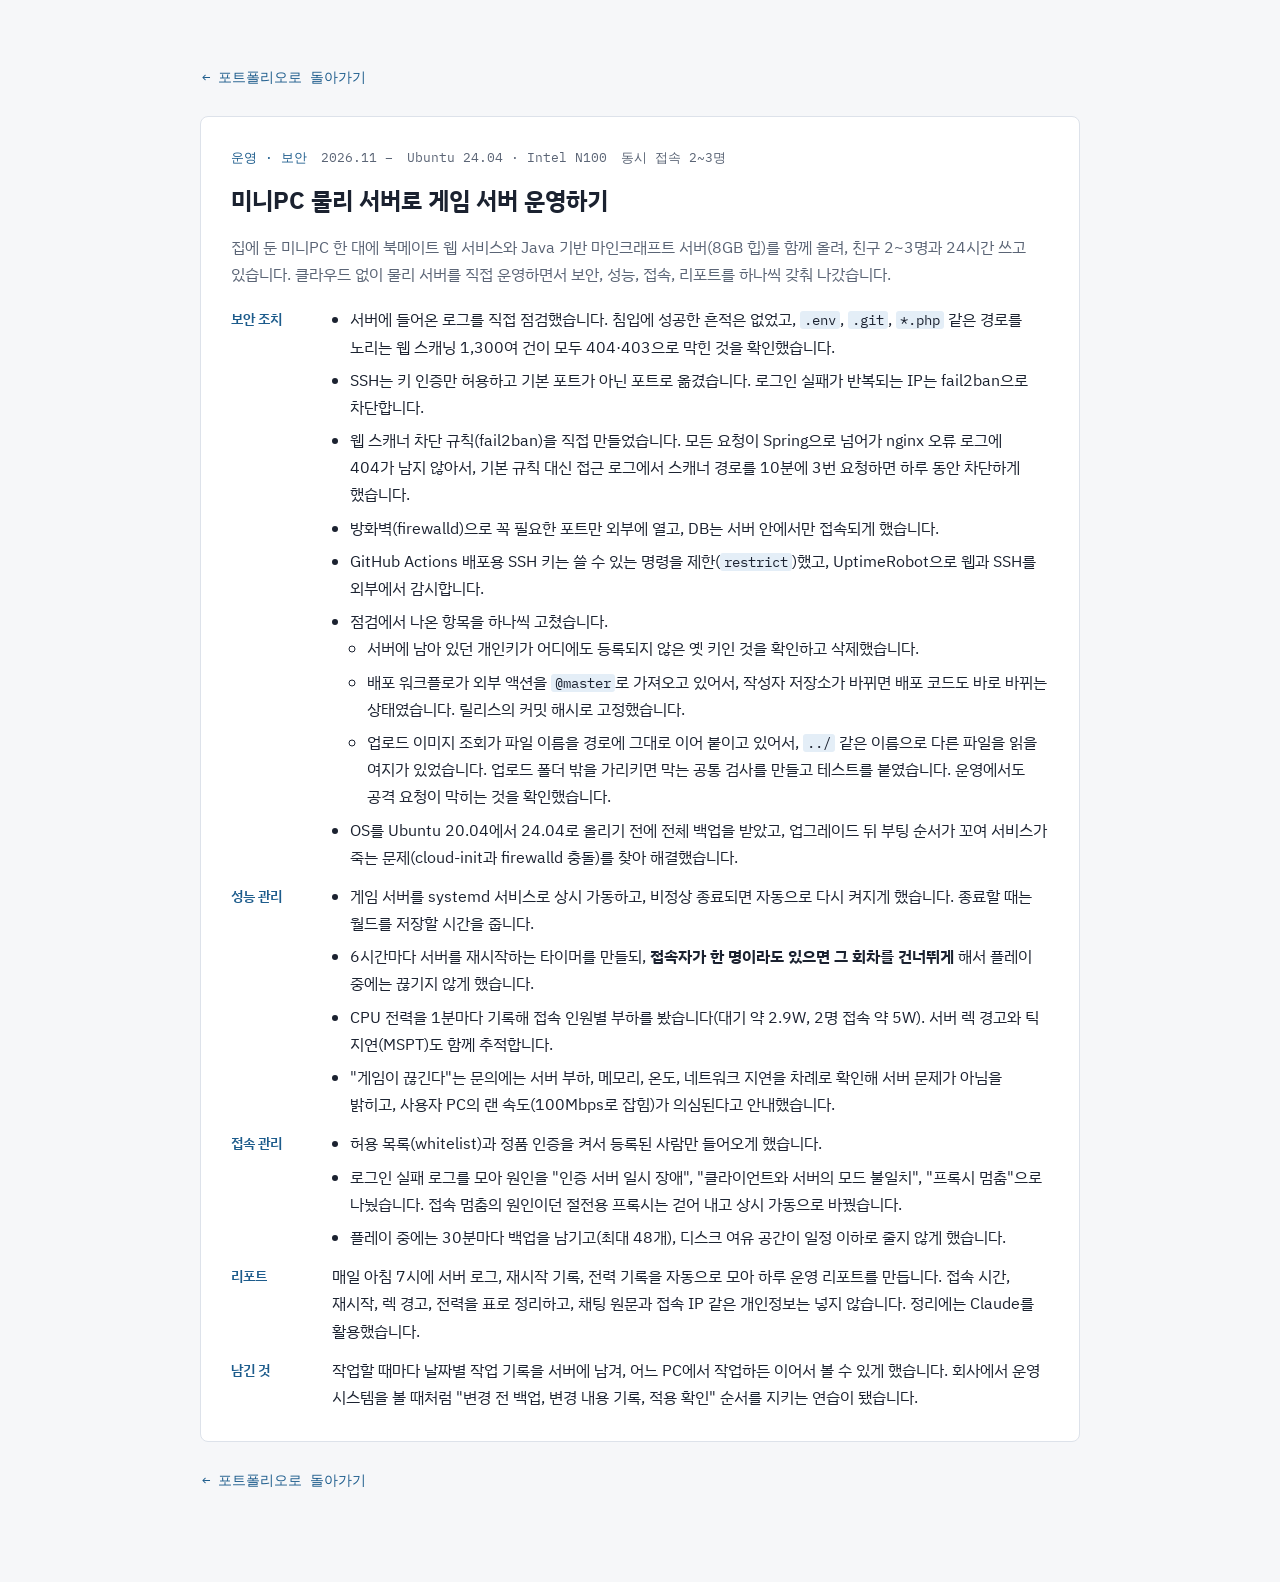
<file: cases/minipc-game-server.html>
<!doctype html>
<html lang="ko">
<head>
<meta charset="utf-8">
<meta name="viewport" content="width=device-width, initial-scale=1, viewport-fit=cover">
<title>미니PC 물리 서버로 게임 서버 운영하기 · 정세영</title>
<meta name="description" content="미니PC 물리 서버로 게임 서버 운영하기: 보안 조치, 성능 관리, 접속 관리, 운영 리포트">
<link rel="preconnect" href="https://fonts.googleapis.com">
<link rel="preconnect" href="https://fonts.gstatic.com" crossorigin>
<link rel="stylesheet" href="https://fonts.googleapis.com/css2?family=IBM+Plex+Mono:wght@400;500&family=IBM+Plex+Sans+KR:wght@400;500;600;700&display=swap">
<link rel="stylesheet" href="../styles.css?v=20261127d">
</head>
<body class="case-page">
<div class="wrap">
  <a class="back" href="../index.html#cases">← 포트폴리오로 돌아가기</a>
    <article class="case">
      <div class="case-meta">
        <span class="tag">운영 · 보안</span>
        <span>2026.11 –</span>
        <span>Ubuntu 24.04 · Intel N100</span>
        <span>동시 접속 2~3명</span>
      </div>
      <div class="case-body">
        <h3>미니PC 물리 서버로 게임 서버 운영하기</h3>
        <p class="lead">집에 둔 미니PC 한 대에 북메이트 웹 서비스와 Java 기반 마인크래프트 서버(8GB 힙)를 함께 올려, 친구 2~3명과 24시간 쓰고 있습니다. 클라우드 없이 물리 서버를 직접 운영하면서 보안, 성능, 접속, 리포트를 하나씩 갖춰 나갔습니다.</p>
        <dl class="steps">
          <dt>보안 조치</dt>
          <dd><ul>
            <li>서버에 들어온 로그를 직접 점검했습니다. 침입에 성공한 흔적은 없었고, <code>.env</code>, <code>.git</code>, <code>*.php</code> 같은 경로를 노리는 웹 스캐닝 1,300여 건이 모두 404·403으로 막힌 것을 확인했습니다.</li>
            <li>SSH는 키 인증만 허용하고 기본 포트가 아닌 포트로 옮겼습니다. 로그인 실패가 반복되는 IP는 fail2ban으로 차단합니다.</li>
            <li>웹 스캐너 차단 규칙(fail2ban)을 직접 만들었습니다. 모든 요청이 Spring으로 넘어가 nginx 오류 로그에 404가 남지 않아서, 기본 규칙 대신 접근 로그에서 스캐너 경로를 10분에 3번 요청하면 하루 동안 차단하게 했습니다.</li>
            <li>방화벽(firewalld)으로 꼭 필요한 포트만 외부에 열고, DB는 서버 안에서만 접속되게 했습니다.</li>
            <li>GitHub Actions 배포용 SSH 키는 쓸 수 있는 명령을 제한(<code>restrict</code>)했고, UptimeRobot으로 웹과 SSH를 외부에서 감시합니다.</li>
            <li>점검에서 나온 항목을 하나씩 고쳤습니다.
              <ul>
                <li>서버에 남아 있던 개인키가 어디에도 등록되지 않은 옛 키인 것을 확인하고 삭제했습니다.</li>
                <li>배포 워크플로가 외부 액션을 <code>@master</code>로 가져오고 있어서, 작성자 저장소가 바뀌면 배포 코드도 바로 바뀌는 상태였습니다. 릴리스의 커밋 해시로 고정했습니다.</li>
                <li>업로드 이미지 조회가 파일 이름을 경로에 그대로 이어 붙이고 있어서, <code>../</code> 같은 이름으로 다른 파일을 읽을 여지가 있었습니다. 업로드 폴더 밖을 가리키면 막는 공통 검사를 만들고 테스트를 붙였습니다. 운영에서도 공격 요청이 막히는 것을 확인했습니다.</li>
              </ul></li>
            <li>OS를 Ubuntu 20.04에서 24.04로 올리기 전에 전체 백업을 받았고, 업그레이드 뒤 부팅 순서가 꼬여 서비스가 죽는 문제(cloud-init과 firewalld 충돌)를 찾아 해결했습니다.</li>
          </ul></dd>
          <dt>성능 관리</dt>
          <dd><ul>
            <li>게임 서버를 systemd 서비스로 상시 가동하고, 비정상 종료되면 자동으로 다시 켜지게 했습니다. 종료할 때는 월드를 저장할 시간을 줍니다.</li>
            <li>6시간마다 서버를 재시작하는 타이머를 만들되, <strong>접속자가 한 명이라도 있으면 그 회차를 건너뛰게</strong> 해서 플레이 중에는 끊기지 않게 했습니다.</li>
            <li>CPU 전력을 1분마다 기록해 접속 인원별 부하를 봤습니다(대기 약 2.9W, 2명 접속 약 5W). 서버 렉 경고와 틱 지연(MSPT)도 함께 추적합니다.</li>
            <li>"게임이 끊긴다"는 문의에는 서버 부하, 메모리, 온도, 네트워크 지연을 차례로 확인해 서버 문제가 아님을 밝히고, 사용자 PC의 랜 속도(100Mbps로 잡힘)가 의심된다고 안내했습니다.</li>
          </ul></dd>
          <dt>접속 관리</dt>
          <dd><ul>
            <li>허용 목록(whitelist)과 정품 인증을 켜서 등록된 사람만 들어오게 했습니다.</li>
            <li>로그인 실패 로그를 모아 원인을 "인증 서버 일시 장애", "클라이언트와 서버의 모드 불일치", "프록시 멈춤"으로 나눴습니다. 접속 멈춤의 원인이던 절전용 프록시는 걷어 내고 상시 가동으로 바꿨습니다.</li>
            <li>플레이 중에는 30분마다 백업을 남기고(최대 48개), 디스크 여유 공간이 일정 이하로 줄지 않게 했습니다.</li>
          </ul></dd>
          <dt>리포트</dt>
          <dd>매일 아침 7시에 서버 로그, 재시작 기록, 전력 기록을 자동으로 모아 하루 운영 리포트를 만듭니다. 접속 시간, 재시작, 렉 경고, 전력을 표로 정리하고, 채팅 원문과 접속 IP 같은 개인정보는 넣지 않습니다. 정리에는 Claude를 활용했습니다.</dd>
          <dt>남긴 것</dt>
          <dd>작업할 때마다 날짜별 작업 기록을 서버에 남겨, 어느 PC에서 작업하든 이어서 볼 수 있게 했습니다. 회사에서 운영 시스템을 볼 때처럼 "변경 전 백업, 변경 내용 기록, 적용 확인" 순서를 지키는 연습이 됐습니다.</dd>
        </dl>
      </div>
    </article>
  <a class="back" href="../index.html#cases">← 포트폴리오로 돌아가기</a>
</div>
</body>
</html>
</file>
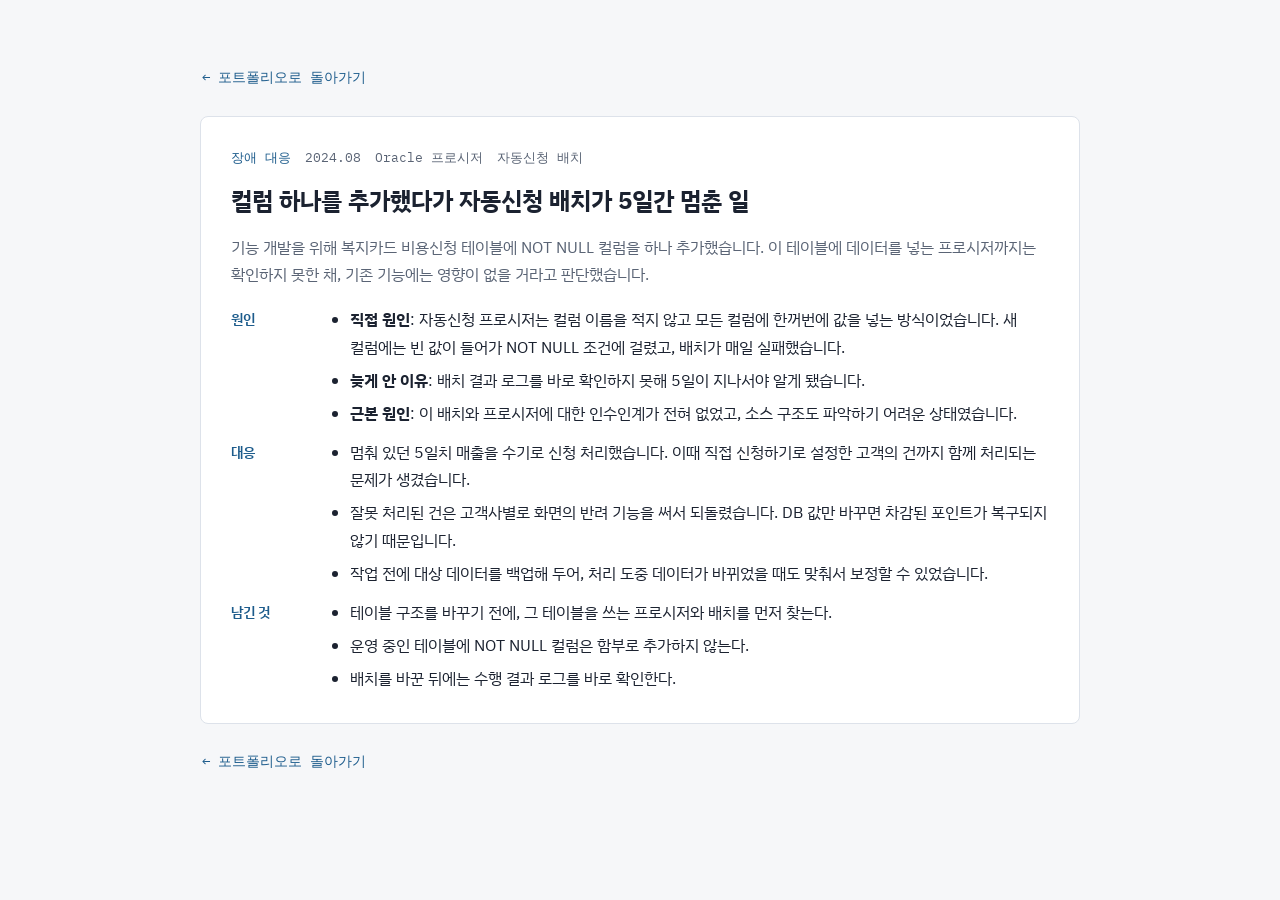
<file: cases/welfare-batch-column.html>
<!doctype html>
<html lang="ko">
<head>
<meta charset="utf-8">
<meta name="viewport" content="width=device-width, initial-scale=1, viewport-fit=cover">
<title>컬럼 하나를 추가했다가 자동신청 배치가 5일간 멈춘 일 · 정세영</title>
<meta name="description" content="컬럼 하나를 추가했다가 자동신청 배치가 5일간 멈춘 일">
<link rel="preconnect" href="https://fonts.googleapis.com">
<link rel="preconnect" href="https://fonts.gstatic.com" crossorigin>
<link rel="stylesheet" href="https://fonts.googleapis.com/css2?family=IBM+Plex+Mono:wght@400;500&family=IBM+Plex+Sans+KR:wght@400;500;600;700&display=swap">
<link rel="stylesheet" href="../styles.css?v=20261127d">
</head>
<body class="case-page">
<div class="wrap">
  <a class="back" href="../index.html#cases">← 포트폴리오로 돌아가기</a>
    <article class="case">
      <div class="case-meta">
        <span class="tag">장애 대응</span>
        <span>2024.08</span>
        <span>Oracle 프로시저</span>
        <span>자동신청 배치</span>
      </div>
      <div class="case-body">
        <h3>컬럼 하나를 추가했다가 자동신청 배치가 5일간 멈춘 일</h3>
        <p class="lead">기능 개발을 위해 복지카드 비용신청 테이블에 NOT NULL 컬럼을 하나 추가했습니다. 이 테이블에 데이터를 넣는 프로시저까지는 확인하지 못한 채, 기존 기능에는 영향이 없을 거라고 판단했습니다.</p>
        <dl class="steps">
          <dt>원인</dt>
          <dd><ul>
            <li><strong>직접 원인</strong>: 자동신청 프로시저는 컬럼 이름을 적지 않고 모든 컬럼에 한꺼번에 값을 넣는 방식이었습니다. 새 컬럼에는 빈 값이 들어가 NOT NULL 조건에 걸렸고, 배치가 매일 실패했습니다.</li>
            <li><strong>늦게 안 이유</strong>: 배치 결과 로그를 바로 확인하지 못해 5일이 지나서야 알게 됐습니다.</li>
            <li><strong>근본 원인</strong>: 이 배치와 프로시저에 대한 인수인계가 전혀 없었고, 소스 구조도 파악하기 어려운 상태였습니다.</li>
          </ul></dd>
          <dt>대응</dt>
          <dd><ul>
            <li>멈춰 있던 5일치 매출을 수기로 신청 처리했습니다. 이때 직접 신청하기로 설정한 고객의 건까지 함께 처리되는 문제가 생겼습니다.</li>
            <li>잘못 처리된 건은 고객사별로 화면의 반려 기능을 써서 되돌렸습니다. DB 값만 바꾸면 차감된 포인트가 복구되지 않기 때문입니다.</li>
            <li>작업 전에 대상 데이터를 백업해 두어, 처리 도중 데이터가 바뀌었을 때도 맞춰서 보정할 수 있었습니다.</li>
          </ul></dd>
          <dt>남긴 것</dt>
          <dd><ul>
            <li>테이블 구조를 바꾸기 전에, 그 테이블을 쓰는 프로시저와 배치를 먼저 찾는다.</li>
            <li>운영 중인 테이블에 NOT NULL 컬럼은 함부로 추가하지 않는다.</li>
            <li>배치를 바꾼 뒤에는 수행 결과 로그를 바로 확인한다.</li>
          </ul></dd>
        </dl>
      </div>
    </article>
  <a class="back" href="../index.html#cases">← 포트폴리오로 돌아가기</a>
</div>
</body>
</html>
</file>
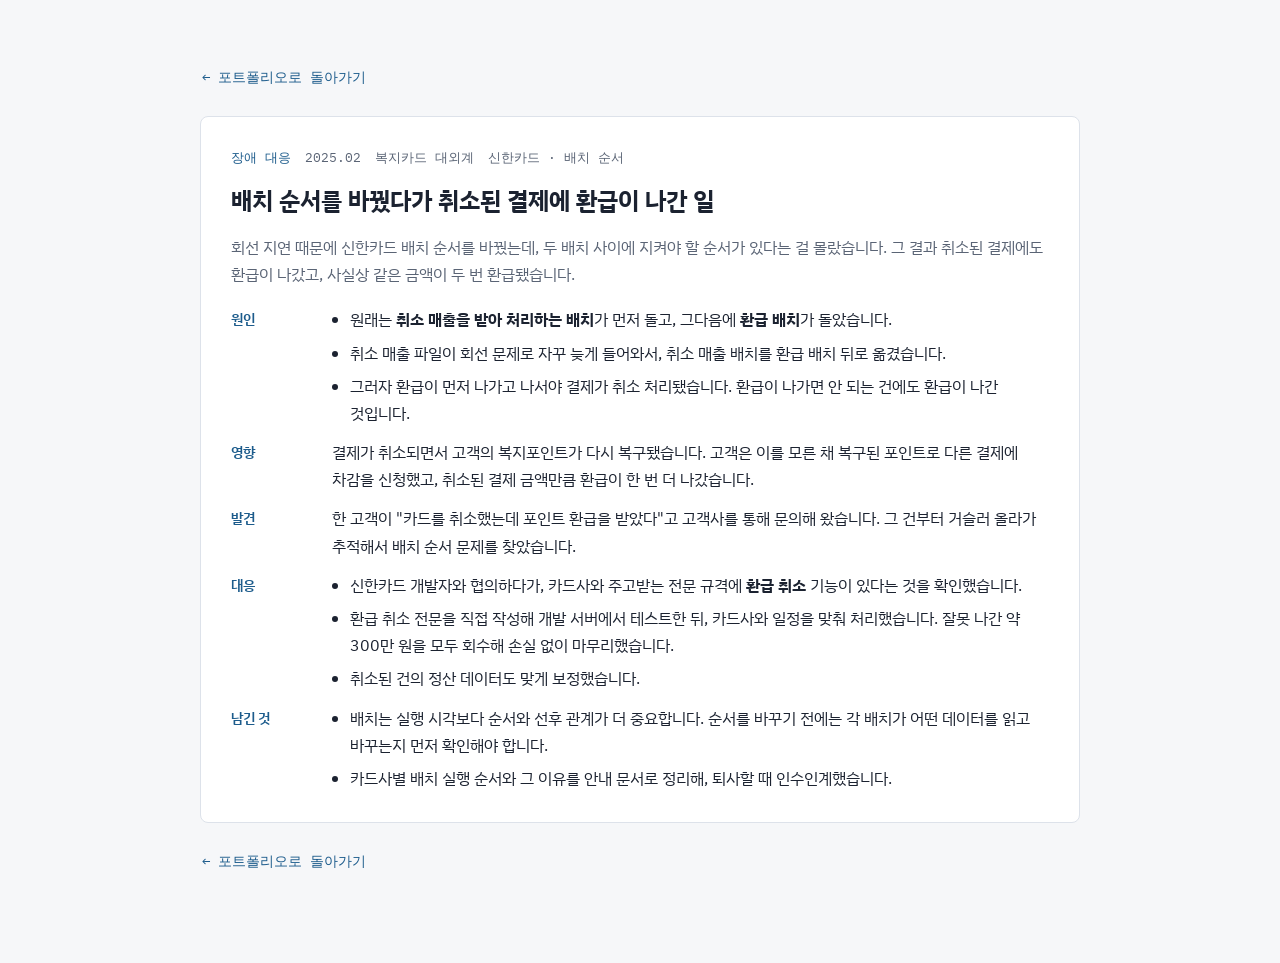
<file: cases/welfare-batch-order.html>
<!doctype html>
<html lang="ko">
<head>
<meta charset="utf-8">
<meta name="viewport" content="width=device-width, initial-scale=1, viewport-fit=cover">
<title>배치 순서를 바꿨다가 취소된 결제에 환급이 나간 일 · 정세영</title>
<meta name="description" content="배치 순서를 바꿨다가 취소된 결제에 환급이 나간 일">
<link rel="preconnect" href="https://fonts.googleapis.com">
<link rel="preconnect" href="https://fonts.gstatic.com" crossorigin>
<link rel="stylesheet" href="https://fonts.googleapis.com/css2?family=IBM+Plex+Mono:wght@400;500&family=IBM+Plex+Sans+KR:wght@400;500;600;700&display=swap">
<link rel="stylesheet" href="../styles.css?v=20261127d">
</head>
<body class="case-page">
<div class="wrap">
  <a class="back" href="../index.html#cases">← 포트폴리오로 돌아가기</a>
    <article class="case">
      <div class="case-meta">
        <span class="tag">장애 대응</span>
        <span>2025.02</span>
        <span>복지카드 대외계</span>
        <span>신한카드 · 배치 순서</span>
      </div>
      <div class="case-body">
        <h3>배치 순서를 바꿨다가 취소된 결제에 환급이 나간 일</h3>
        <p class="lead">회선 지연 때문에 신한카드 배치 순서를 바꿨는데, 두 배치 사이에 지켜야 할 순서가 있다는 걸 몰랐습니다. 그 결과 취소된 결제에도 환급이 나갔고, 사실상 같은 금액이 두 번 환급됐습니다.</p>
        <dl class="steps">
          <dt>원인</dt>
          <dd><ul>
            <li>원래는 <strong>취소 매출을 받아 처리하는 배치</strong>가 먼저 돌고, 그다음에 <strong>환급 배치</strong>가 돌았습니다.</li>
            <li>취소 매출 파일이 회선 문제로 자꾸 늦게 들어와서, 취소 매출 배치를 환급 배치 뒤로 옮겼습니다.</li>
            <li>그러자 환급이 먼저 나가고 나서야 결제가 취소 처리됐습니다. 환급이 나가면 안 되는 건에도 환급이 나간 것입니다.</li>
          </ul></dd>
          <dt>영향</dt>
          <dd>결제가 취소되면서 고객의 복지포인트가 다시 복구됐습니다. 고객은 이를 모른 채 복구된 포인트로 다른 결제에 차감을 신청했고, 취소된 결제 금액만큼 환급이 한 번 더 나갔습니다.</dd>
          <dt>발견</dt>
          <dd>한 고객이 "카드를 취소했는데 포인트 환급을 받았다"고 고객사를 통해 문의해 왔습니다. 그 건부터 거슬러 올라가 추적해서 배치 순서 문제를 찾았습니다.</dd>
          <dt>대응</dt>
          <dd><ul>
            <li>신한카드 개발자와 협의하다가, 카드사와 주고받는 전문 규격에 <strong>환급 취소</strong> 기능이 있다는 것을 확인했습니다.</li>
            <li>환급 취소 전문을 직접 작성해 개발 서버에서 테스트한 뒤, 카드사와 일정을 맞춰 처리했습니다. 잘못 나간 약 300만 원을 모두 회수해 손실 없이 마무리했습니다.</li>
            <li>취소된 건의 정산 데이터도 맞게 보정했습니다.</li>
          </ul></dd>
          <dt>남긴 것</dt>
          <dd><ul>
            <li>배치는 실행 시각보다 순서와 선후 관계가 더 중요합니다. 순서를 바꾸기 전에는 각 배치가 어떤 데이터를 읽고 바꾸는지 먼저 확인해야 합니다.</li>
            <li>카드사별 배치 실행 순서와 그 이유를 안내 문서로 정리해, 퇴사할 때 인수인계했습니다.</li>
          </ul></dd>
        </dl>
      </div>
    </article>
  <a class="back" href="../index.html#cases">← 포트폴리오로 돌아가기</a>
</div>
</body>
</html>
</file>
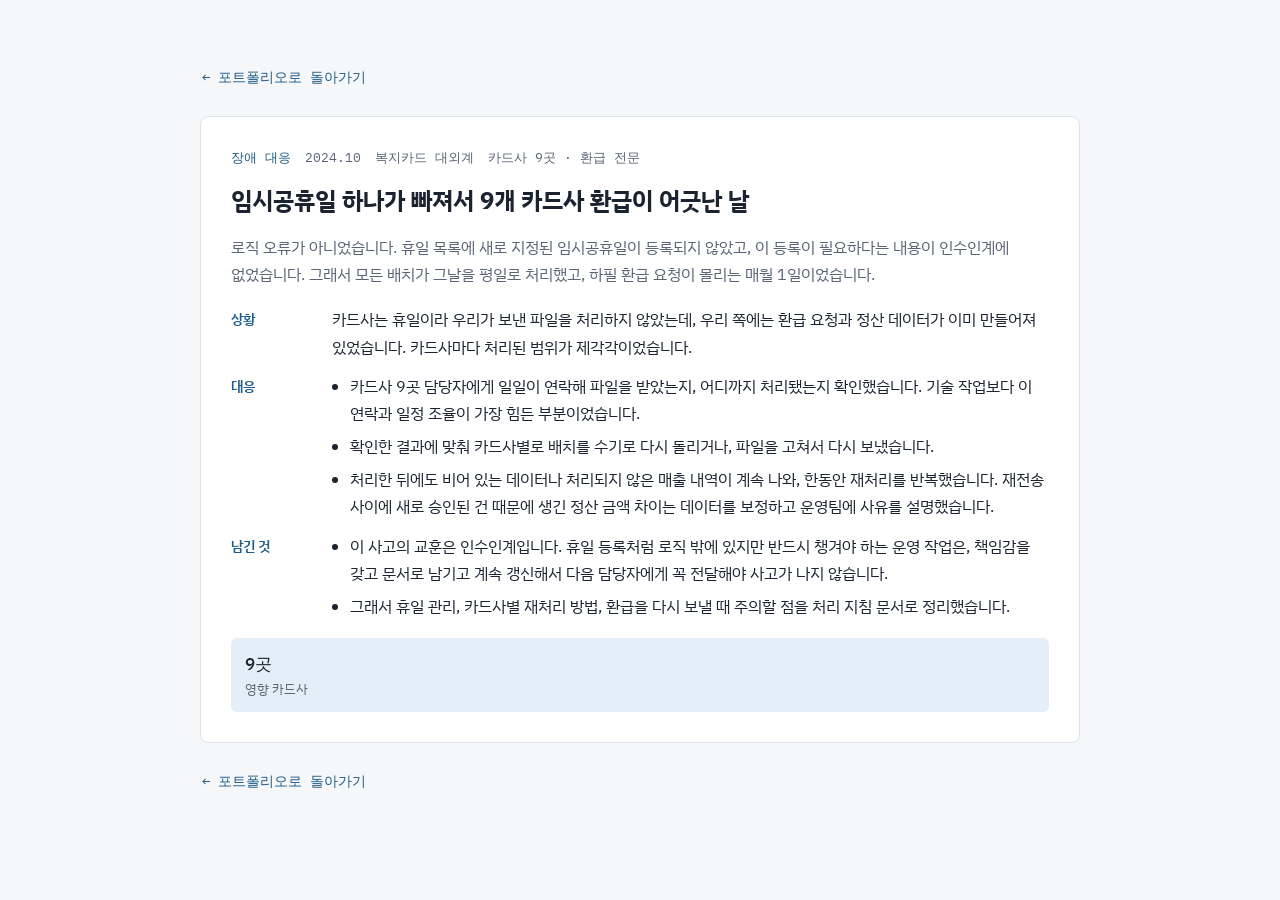
<file: cases/welfare-holiday.html>
<!doctype html>
<html lang="ko">
<head>
<meta charset="utf-8">
<meta name="viewport" content="width=device-width, initial-scale=1, viewport-fit=cover">
<title>임시공휴일 하나가 빠져서 9개 카드사 환급이 어긋난 날 · 정세영</title>
<meta name="description" content="임시공휴일 하나가 빠져서 9개 카드사 환급이 어긋난 날">
<link rel="preconnect" href="https://fonts.googleapis.com">
<link rel="preconnect" href="https://fonts.gstatic.com" crossorigin>
<link rel="stylesheet" href="https://fonts.googleapis.com/css2?family=IBM+Plex+Mono:wght@400;500&family=IBM+Plex+Sans+KR:wght@400;500;600;700&display=swap">
<link rel="stylesheet" href="../styles.css?v=20261127d">
</head>
<body class="case-page">
<div class="wrap">
  <a class="back" href="../index.html#cases">← 포트폴리오로 돌아가기</a>
    <article class="case">
      <div class="case-meta">
        <span class="tag">장애 대응</span>
        <span>2024.10</span>
        <span>복지카드 대외계</span>
        <span>카드사 9곳 · 환급 전문</span>
      </div>
      <div class="case-body">
        <h3>임시공휴일 하나가 빠져서 9개 카드사 환급이 어긋난 날</h3>
        <p class="lead">로직 오류가 아니었습니다. 휴일 목록에 새로 지정된 임시공휴일이 등록되지 않았고, 이 등록이 필요하다는 내용이 인수인계에 없었습니다. 그래서 모든 배치가 그날을 평일로 처리했고, 하필 환급 요청이 몰리는 매월 1일이었습니다.</p>
        <dl class="steps">
          <dt>상황</dt>
          <dd>카드사는 휴일이라 우리가 보낸 파일을 처리하지 않았는데, 우리 쪽에는 환급 요청과 정산 데이터가 이미 만들어져 있었습니다. 카드사마다 처리된 범위가 제각각이었습니다.</dd>
          <dt>대응</dt>
          <dd><ul>
            <li>카드사 9곳 담당자에게 일일이 연락해 파일을 받았는지, 어디까지 처리됐는지 확인했습니다. 기술 작업보다 이 연락과 일정 조율이 가장 힘든 부분이었습니다.</li>
            <li>확인한 결과에 맞춰 카드사별로 배치를 수기로 다시 돌리거나, 파일을 고쳐서 다시 보냈습니다.</li>
            <li>처리한 뒤에도 비어 있는 데이터나 처리되지 않은 매출 내역이 계속 나와, 한동안 재처리를 반복했습니다. 재전송 사이에 새로 승인된 건 때문에 생긴 정산 금액 차이는 데이터를 보정하고 운영팀에 사유를 설명했습니다.</li>
          </ul></dd>
          <dt>남긴 것</dt>
          <dd><ul>
            <li>이 사고의 교훈은 인수인계입니다. 휴일 등록처럼 로직 밖에 있지만 반드시 챙겨야 하는 운영 작업은, 책임감을 갖고 문서로 남기고 계속 갱신해서 다음 담당자에게 꼭 전달해야 사고가 나지 않습니다.</li>
            <li>그래서 휴일 관리, 카드사별 재처리 방법, 환급을 다시 보낼 때 주의할 점을 처리 지침 문서로 정리했습니다.</li>
          </ul></dd>
        </dl>
        <div class="numbers">
          <div><b>9곳</b><span>영향 카드사</span></div>
        </div>
      </div>
    </article>
  <a class="back" href="../index.html#cases">← 포트폴리오로 돌아가기</a>
</div>
</body>
</html>
</file>
<file: styles.css>
/* 정세영 포트폴리오 공통 스타일
   레이아웃: 한 줄기 단일 컬럼. 화면 폭에 따라 세 단계로 조정한다.
   - 휴대폰  : ~600px   한 단, 표·목록은 위아래로 쌓음
   - 태블릿  : 601~1024px 카드 2열, 흐름도는 한 장씩 크게
   - 데스크톱: 1025px~  카드 2~3열, 흐름도 2장 나란히
   CSS를 고치면 모든 HTML의 styles.css?v= 값을 함께 올린다(브라우저 캐시). */

html { -webkit-text-size-adjust: 100%; }

:root {
  --bg: #f6f7f9;
  --surface: #ffffff;
  --fg: #1b2230;
  --muted: #5a6475;
  --line: #dde2ea;
  --accent: #1d5c8c;
  --accent-soft: #e4eef7;
  --todo: #9a5b00;
  --todo-soft: #fbf0dc;
  --font-body: "IBM Plex Sans KR", "Apple SD Gothic Neo", "Malgun Gothic", system-ui, sans-serif;
  --font-mono: "IBM Plex Mono", ui-monospace, "Cascadia Mono", Consolas, monospace;
  --gutter: 16px;          /* 좌우 여백: 휴대폰 16 → 태블릿 28 → 데스크톱 32 */
  --section-gap: 44px;     /* 큰 구역 사이 간격 */
  --card-pad: 18px;        /* 사례 박스 안쪽 여백 */
}
@media (prefers-color-scheme: dark) {
  :root:not([data-theme="light"]) {
    --bg: #12161d; --surface: #1a2029; --fg: #e3e8ef; --muted: #9aa5b5; --line: #2b3340;
    --accent: #7db4e0; --accent-soft: #1d2c3b; --todo: #e7b25c; --todo-soft: #2e2414;
    color-scheme: dark;
  }
}
:root[data-theme="dark"] {
  --bg: #12161d; --surface: #1a2029; --fg: #e3e8ef; --muted: #9aa5b5; --line: #2b3340;
  --accent: #7db4e0; --accent-soft: #1d2c3b; --todo: #e7b25c; --todo-soft: #2e2414;
  color-scheme: dark;
}
@media (min-width: 601px) { :root { --gutter: 28px; --section-gap: 52px; --card-pad: 26px; } }
@media (min-width: 1025px) { :root { --gutter: 32px; --section-gap: 56px; --card-pad: 30px; } }

* { box-sizing: border-box; }
[hidden] { display: none !important; }

body {
  margin: 0;
  background: var(--bg); color: var(--fg);
  font-family: var(--font-body); font-size: 16px; line-height: 1.7;
  /* 한국어 줄바꿈: 단어 중간(예: "운/영비")에서 끊기지 않게 어절 단위로 */
  word-break: keep-all; overflow-wrap: break-word;
  padding-left: max(var(--gutter), env(safe-area-inset-left, 0px));
  padding-right: max(var(--gutter), env(safe-area-inset-right, 0px));
  padding-top: calc(clamp(28px, 6vw, 56px) + env(safe-area-inset-top, 0px));
  padding-bottom: calc(clamp(48px, 8vw, 80px) + env(safe-area-inset-bottom, 0px));
}
.wrap { max-width: 880px; margin: 0 auto; display: grid; gap: var(--section-gap); min-width: 0; }

h1, h2, h3 { text-wrap: balance; line-height: 1.3; margin: 0; }
h1 { font-size: clamp(1.75rem, 1.4rem + 1.6vw, 2.2rem); font-weight: 700; letter-spacing: -0.01em; }
h2 { font-size: clamp(1.15rem, 1.05rem + 0.5vw, 1.3rem); font-weight: 700; }
h3 { font-size: 1.12rem; font-weight: 600; }
p { margin: 0; }
img { max-width: 100%; }

a { color: var(--accent); }
a:focus-visible { outline: 2px solid var(--accent); outline-offset: 2px; border-radius: 2px; }

.mono { font-family: var(--font-mono); font-size: 0.82rem; }
.label { font-family: var(--font-mono); font-size: 0.75rem; letter-spacing: 0.08em; text-transform: uppercase; color: var(--muted); }
.todo {
  display: inline-block; font-family: var(--font-mono); font-size: 0.72rem;
  color: var(--todo); background: var(--todo-soft); border-radius: 4px; padding: 1px 6px; margin-left: 4px;
  vertical-align: 2px; white-space: nowrap;
}
code { font-family: var(--font-mono); font-size: 0.86em; background: var(--accent-soft); padding: 0 4px; border-radius: 3px; }

/* ── 머리말 ───────────────────────────── */
header { display: grid; gap: 14px; }
header .role { font-size: 1.05rem; color: var(--muted); }
dl.profile { display: grid; grid-template-columns: 3.4em 1fr; gap: 8px 14px; margin: 4px 0 0; max-width: 64ch; }
dl.profile dt { font-weight: 600; font-size: 0.9rem; color: var(--muted); padding-top: 1px; }
dl.profile dd { margin: 0; min-width: 0; }
dl.profile ul { margin: 0; padding-left: 1.1em; }
dl.profile li + li { margin-top: 4px; }
.stack { display: flex; flex-wrap: wrap; gap: 6px; }
.chip { font-family: var(--font-mono); font-size: 0.78rem; border: 1px solid var(--line); border-radius: 4px; padding: 3px 9px; color: var(--fg); background: var(--surface); }

/* ── 구역 공통 ─────────────────────────── */
section { display: grid; gap: 20px; min-width: 0; }

/* ── 경력 타임라인 ─────────────────────── */
.timeline { display: grid; border-top: 1px solid var(--line); }
.tl-row { display: grid; grid-template-columns: 150px 1fr; gap: 16px; padding-block: 14px; border-bottom: 1px solid var(--line); }
.tl-row > * { min-width: 0; }
.tl-when { font-family: var(--font-mono); font-size: 0.82rem; color: var(--muted); font-variant-numeric: tabular-nums; padding-top: 2px; white-space: nowrap; }
.tl-what strong { font-weight: 600; }
.tl-what p { color: var(--muted); font-size: 0.95rem; margin-top: 2px; }
.tl-row.now .tl-when { color: var(--accent); }

/* ── 홈: 회사별 사례 카드 ──────────────── */
.groups { display: grid; gap: 32px; }
.group { display: grid; gap: 12px; }
.group-head { display: flex; flex-wrap: wrap; align-items: baseline; gap: 2px 10px; }
.group-head h3 { font-size: 1.05rem; }
.group-head span { font-family: var(--font-mono); font-size: 0.8rem; color: var(--muted); font-variant-numeric: tabular-nums; }
.cards { display: grid; grid-template-columns: repeat(auto-fill, minmax(min(260px, 100%), 1fr)); gap: 12px; }
a.card {
  display: grid; gap: 8px; align-content: start; min-height: 44px;
  padding: 18px; background: var(--surface); border: 1px solid var(--line); border-radius: 8px;
  color: var(--fg); text-decoration: none;
  transition: border-color .15s ease, transform .15s ease;
  -webkit-tap-highlight-color: transparent;
}
a.card:active { transform: scale(0.99); border-color: var(--accent); }
@media (hover: hover) { a.card:hover { border-color: var(--accent); } }
a.card:focus-visible { outline: 2px solid var(--accent); outline-offset: 2px; }
.card-meta { display: flex; flex-wrap: wrap; gap: 4px 10px; font-family: var(--font-mono); font-size: 0.76rem; color: var(--muted); font-variant-numeric: tabular-nums; }
.card-meta .tag { color: var(--accent); }
.card strong { font-size: 1rem; font-weight: 600; line-height: 1.45; text-wrap: balance; }
.card p { font-size: 0.9rem; color: var(--muted); }
.card .go { font-family: var(--font-mono); font-size: 0.78rem; color: var(--accent); }

/* ── 사례 본문(상세 페이지) ────────────── */
.case {
  display: grid; grid-template-columns: 1fr; gap: 16px;
  padding: var(--card-pad); background: var(--surface); border: 1px solid var(--line); border-radius: 8px;
  min-width: 0;
}
.case > * { min-width: 0; }
.case-meta {
  display: flex; flex-wrap: wrap; gap: 4px 14px;
  font-family: var(--font-mono); font-size: 0.8rem; color: var(--muted); font-variant-numeric: tabular-nums;
}
.case-meta .tag { color: var(--accent); }
.case-body { display: grid; gap: 18px; min-width: 0; }
.case-body > * { min-width: 0; }
.case-body h3 { font-size: clamp(1.3rem, 1.1rem + 1vw, 1.5rem); font-weight: 700; }
.case-body > p.lead { color: var(--muted); }
dl.steps { display: grid; grid-template-columns: 5.2em 1fr; gap: 12px 18px; margin: 0; }
dl.steps dt { font-weight: 600; font-size: 0.9rem; color: var(--accent); padding-top: 1px; }
dl.steps dd { margin: 0; min-width: 0; }
dl.steps ul { margin: 0; padding-left: 1.1em; }
dl.steps li + li { margin-top: 6px; }
.numbers { display: flex; flex-wrap: wrap; gap: 10px 24px; padding: 12px 14px; background: var(--accent-soft); border-radius: 6px; }
.numbers div { display: grid; }
.numbers b { font-family: var(--font-mono); font-size: 1.05rem; font-weight: 500; font-variant-numeric: tabular-nums; }
.numbers span { font-size: 0.8rem; color: var(--muted); }

/* 그림: 흐름도 묶음(.flows)과 단독 그림(.shot) — 누르면 원본 크기로 열림 */
.flows { display: grid; grid-template-columns: repeat(2, minmax(0, 1fr)); gap: 16px; margin: 0; }
.flows figure, .shot, .xml { margin: 0; display: grid; gap: 6px; min-width: 0; }
.flows a, .shot a { display: block; border: 1px solid var(--line); border-radius: 6px; overflow: hidden; }
.flows a { background: #f5f5f5; }
.flows img, .shot img { display: block; width: 100%; height: auto; }
.flows figcaption, .shot figcaption, .xml figcaption { font-size: 0.82rem; color: var(--muted); }

/* 코드 블록: 줄을 접지 않고 가로로 밀어서 봄 */
.code {
  margin: 0; padding: 14px 16px; max-width: 100%;
  background: var(--bg); border: 1px solid var(--line); border-radius: 6px;
  overflow-x: auto; -webkit-overflow-scrolling: touch; overscroll-behavior-x: contain;
  font-family: var(--font-mono); font-size: 0.76rem; line-height: 1.6; color: var(--fg);
  word-break: normal; overflow-wrap: normal; tab-size: 2;
}
.code code { background: none; padding: 0; font-size: inherit; border-radius: 0; }
.code .mask { background: var(--todo-soft); color: var(--todo); border-radius: 3px; padding: 0 4px; }
.code .c { color: var(--muted); }

/* 돌아가기 링크: 손가락으로 누르기 쉽게 터치 영역을 넉넉히 */
.back {
  justify-self: start; display: inline-flex; align-items: center; min-height: 44px;
  padding: 8px 2px; font-family: var(--font-mono); font-size: 0.85rem; text-decoration: none;
}
.back:hover { text-decoration: underline; }
.case-page .wrap { gap: 16px; }

/* 숨겨 둔 운영 원칙 섹션 */
ol.rules { margin: 0; padding-left: 1.4em; display: grid; gap: 10px; max-width: 68ch; }
ol.rules li::marker { font-family: var(--font-mono); color: var(--accent); }
ol.rules small { display: block; color: var(--muted); font-size: 0.85rem; }

/* ── 태블릿 이하(세로 태블릿 포함): 흐름도는 한 장씩 크게 ── */
@media (max-width: 820px) {
  .flows { grid-template-columns: 1fr; }
  .flows figure { max-width: 640px; }
}

/* ── 휴대폰 ─────────────────────────────── */
@media (max-width: 600px) {
  header { gap: 12px; }
  dl.profile { grid-template-columns: 1fr; gap: 2px; }
  dl.profile dt { margin-top: 8px; font-size: 0.82rem; }
  dl.profile dt:first-child { margin-top: 0; }

  .tl-row { grid-template-columns: 1fr; gap: 2px; padding-block: 12px; }

  .groups { gap: 26px; }
  a.card { padding: 16px; }

  /* 상세 페이지는 박스를 걷어 내고 화면 폭을 본문에 모두 쓴다 */
  .case-page .case { padding: 0; background: none; border: 0; border-radius: 0; }
  .case-page .case-meta { padding-bottom: 12px; border-bottom: 1px solid var(--line); }
  .case-body { gap: 16px; }
  dl.steps { grid-template-columns: 1fr; gap: 4px; }
  dl.steps dd + dt { margin-top: 12px; }
  .numbers { gap: 8px 18px; }
  .numbers b { font-size: 1rem; }
  .code { font-size: 0.72rem; padding: 12px; }
}

/* ── 아주 좁은 화면(320px대) ─────────────── */
@media (max-width: 360px) {
  body { font-size: 15px; }
  .chip { font-size: 0.74rem; }
}

@media (prefers-reduced-motion: reduce) {
  a.card { transition: none; }
  a.card:active { transform: none; }
}

/* ── 홈 목차(사이드바) ─────────────────────
   1100px 이상: 왼쪽에 고정 사이드바(약력·경력·주요 경험 + 회사별 사례 목록)
   그보다 좁은 화면: 위쪽에 붙는 메뉴 한 줄(약력·경력·주요 경험)만 */
.side {
  position: sticky; top: env(safe-area-inset-top, 0px); z-index: 5;
  max-width: 880px; margin: 0 auto 28px;
  padding-block: 10px; background: var(--bg); border-bottom: 1px solid var(--line);
}
.side ul { list-style: none; margin: 0; padding: 0; }
.side a { color: var(--muted); text-decoration: none; }
.side a:hover, .side a[aria-current="true"] { color: var(--accent); }
.side-name, .side-cases { display: none; }
.side-top { display: flex; flex-wrap: wrap; gap: 4px 18px; }
.side-top a { display: inline-flex; align-items: center; min-height: 36px; font-size: 0.92rem; font-weight: 600; }
.side-top a[aria-current="true"] { box-shadow: inset 0 -2px 0 var(--accent); }
[id] { scroll-margin-top: 72px; }

@media (min-width: 1100px) {
  .layout { display: grid; grid-template-columns: 220px minmax(0, 880px); gap: 56px; justify-content: center; align-items: start; }
  .layout > .wrap { margin: 0; }
  .side {
    top: calc(32px + env(safe-area-inset-top, 0px)); margin: 0; padding: 0; background: none; border: 0;
    max-height: calc(100vh - 64px); overflow-y: auto; display: grid; gap: 18px;
  }
  .side-name { display: block; font-size: 1.2rem; font-weight: 700; color: var(--fg); }
  .side-top { display: grid; gap: 2px; }
  .side-top a { min-height: 32px; font-size: 0.95rem; }
  .side-top a[aria-current="true"] { box-shadow: inset 2px 0 0 var(--accent); padding-left: 10px; }
  .side-cases { display: grid; gap: 6px; padding-top: 14px; border-top: 1px solid var(--line); }
  .side-cases summary { cursor: pointer; list-style: none; display: flex; align-items: center; gap: 6px; min-height: 30px; font-size: 0.86rem; font-weight: 600; color: var(--fg); }
  .side-cases summary::-webkit-details-marker { display: none; }
  .side-cases summary::before { content: "▸"; font-size: 0.7rem; color: var(--muted); transition: transform .15s ease; }
  .side-cases details[open] > summary::before { transform: rotate(90deg); }
  .side-cases summary:hover { color: var(--accent); }
  .side-cases details ul { display: grid; gap: 2px; margin: 2px 0 6px 5px; padding-left: 12px; border-left: 1px solid var(--line); }
  .side-cases details a { display: block; padding: 3px 0; font-size: 0.82rem; line-height: 1.45; }
  [id] { scroll-margin-top: 24px; }
}
</file>
